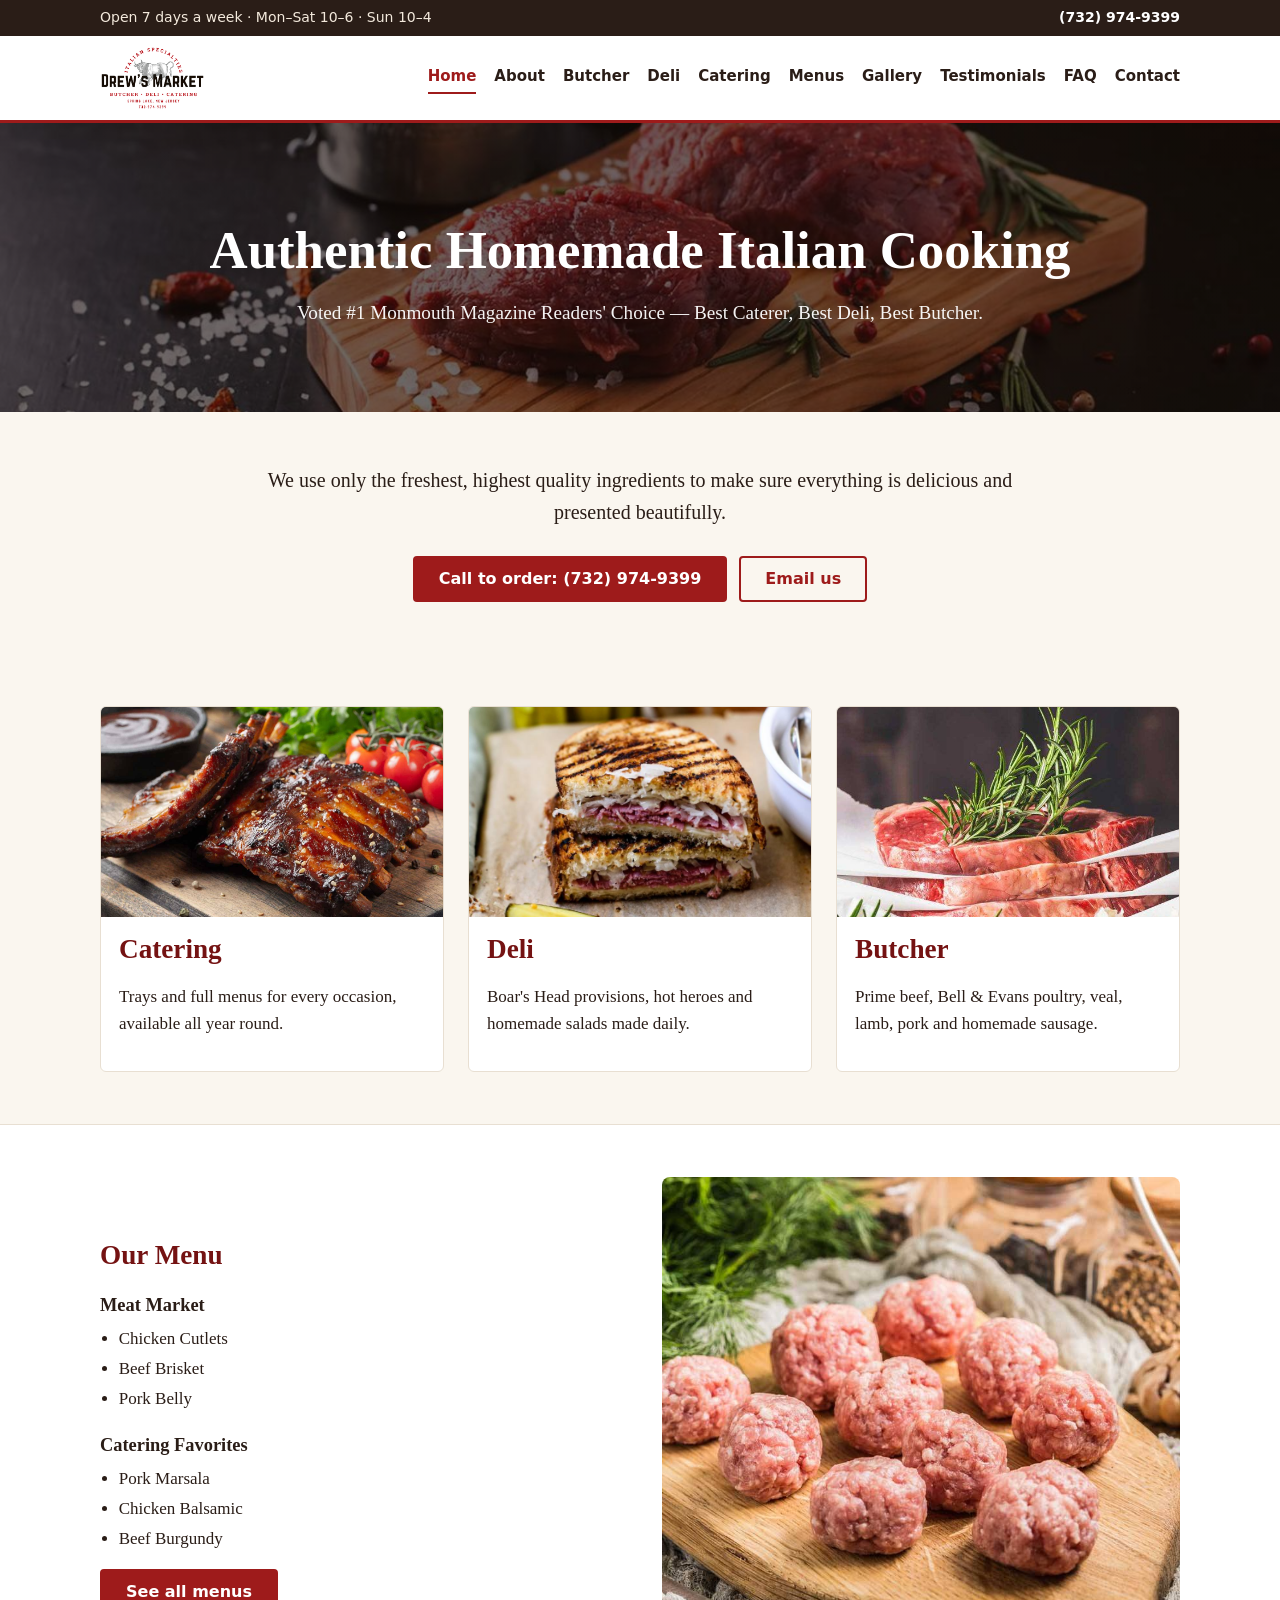
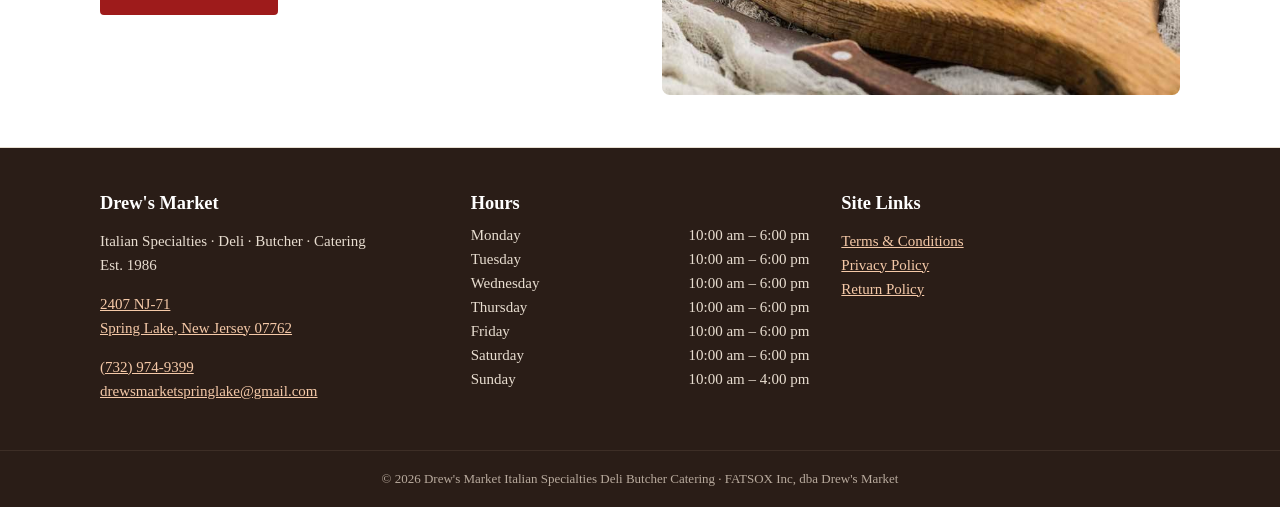
<file: site/index.html>
<!DOCTYPE html>
<html lang="en">
<head>
<meta charset="utf-8">
<meta name="viewport" content="width=device-width, initial-scale=1">
<title>Drew&#x27;s Market – Italian Cooking, Butcher &amp; Catering | Spring Lake, NJ</title>
<meta name="description" content="Authentic homemade Italian cooking, a full-service butcher and catering in Spring Lake, NJ since 1986.">
<link rel="stylesheet" href="style.css">
<script type="application/ld+json">{"@context":"https://schema.org","@type":"Restaurant","name":"Drew's Market","servesCuisine":"Italian","telephone":"+17329749399","email":"drewsmarketspringlake@gmail.com","address":{"@type":"PostalAddress","streetAddress":"2407 NJ-71","addressLocality":"Spring Lake","addressRegion":"NJ","postalCode":"07762","addressCountry":"US"},"openingHours":["Mo-Sa 10:00-18:00","Su 10:00-16:00"]}</script>
</head>
<body>
<div class="topbar"><div class="wrap">
  <span>Open 7 days a week · Mon–Sat 10–6 · Sun 10–4</span>
  <a href="tel:+17329749399">(732) 974-9399</a>
</div></div>
<header class="site-header"><div class="wrap">
  <a class="brand" href="index.html"><img src="images/logo-new.png" alt="Drew&#x27;s Market" loading="lazy"></a>
  <input type="checkbox" id="navtoggle" class="navtoggle" aria-label="Menu">
  <label for="navtoggle" class="burger" aria-hidden="true"><span></span><span></span><span></span></label>
  <nav class="site-nav"><a href="index.html" aria-current="page">Home</a><a href="about.html">About</a><a href="butcher.html">Butcher</a><a href="deli.html">Deli</a><a href="catering.html">Catering</a><a href="menus.html">Menus</a><a href="gallery.html">Gallery</a><a href="testimonials.html">Testimonials</a><a href="faq.html">FAQ</a><a href="contact.html">Contact</a></nav>
</div></header>
<main>
<section class="hero" style="background-image:linear-gradient(rgba(20,12,8,.62),rgba(20,12,8,.62)),url('images/parallax-29.jpg')"><div class="wrap"><h1>Authentic Homemade Italian Cooking</h1><p>Voted #1 Monmouth Magazine Readers' Choice — Best Caterer, Best Deli, Best Butcher.</p></div></section>
<section class="wrap intro">
  <p class="lead">We use only the freshest, highest quality ingredients to make sure everything is delicious and presented beautifully.</p>
  <div class="cta-row"><a class="btn" href="tel:+17329749399">Call to order: (732) 974-9399</a><a class="btn ghost" href="mailto:drewsmarketspringlake@gmail.com">Email us</a></div>
</section>
<section class="wrap cards">
  <a class="card" href="catering.html"><img src="images/image-34.jpg" alt="Barbecue ribs" loading="lazy"><h2>Catering</h2><p>Trays and full menus for every occasion, available all year round.</p></a>
  <a class="card" href="deli.html"><img src="images/grilled-reuben-sandwich.jpg" alt="Grilled Reuben sandwich" loading="lazy"><h2>Deli</h2><p>Boar's Head provisions, hot heroes and homemade salads made daily.</p></a>
  <a class="card" href="butcher.html"><img src="images/product-4.jpg" alt="Fresh cuts of meat" loading="lazy"><h2>Butcher</h2><p>Prime beef, Bell &amp; Evans poultry, veal, lamb, pork and homemade sausage.</p></a>
</section>
<section class="band"><div class="wrap split">
  <div>
    <h2>Our Menu</h2>
    <h3>Meat Market</h3><ul class="list"><li>Chicken Cutlets</li><li>Beef Brisket</li><li>Pork Belly</li></ul>
    <h3>Catering Favorites</h3><ul class="list"><li>Pork Marsala</li><li>Chicken Balsamic</li><li>Beef Burgundy</li></ul>
    <p><a class="btn" href="menus.html">See all menus</a></p>
  </div>
  <div><img src="images/product-2.jpg" alt="Homemade meatballs" loading="lazy" class="rounded"></div>
</div></section>

</main>
<footer class="site-footer"><div class="wrap cols">
  <div>
    <h3>Drew's Market</h3>
    <p>Italian Specialties · Deli · Butcher · Catering<br>Est. 1986</p>
    <p><a href="https://www.google.com/maps/search/?api=1&query=Drew%27s+Market+2407+NJ-71+Spring+Lake+NJ+07762" target="_blank" rel="noopener">2407 NJ-71<br>Spring Lake, New Jersey 07762</a></p>
    <p><a href="tel:+17329749399">(732) 974-9399</a><br><a href="mailto:drewsmarketspringlake@gmail.com">drewsmarketspringlake@gmail.com</a></p>
  </div>
  <div>
    <h3>Hours</h3>
    <ul class="hours"><li><span>Monday</span><span>10:00 am – 6:00 pm</span></li><li><span>Tuesday</span><span>10:00 am – 6:00 pm</span></li><li><span>Wednesday</span><span>10:00 am – 6:00 pm</span></li><li><span>Thursday</span><span>10:00 am – 6:00 pm</span></li><li><span>Friday</span><span>10:00 am – 6:00 pm</span></li><li><span>Saturday</span><span>10:00 am – 6:00 pm</span></li><li><span>Sunday</span><span>10:00 am – 4:00 pm</span></li></ul>
  </div>
  <div>
    <h3>Site Links</h3>
    <p><a href="terms.html">Terms &amp; Conditions</a><br><a href="privacy.html">Privacy Policy</a><br><a href="returns.html">Return Policy</a></p>
  </div>
</div>
<div class="copy">© 2026 Drew's Market Italian Specialties Deli Butcher Catering · FATSOX Inc, dba Drew's Market</div>
</footer>
</body>
</html>
</file>
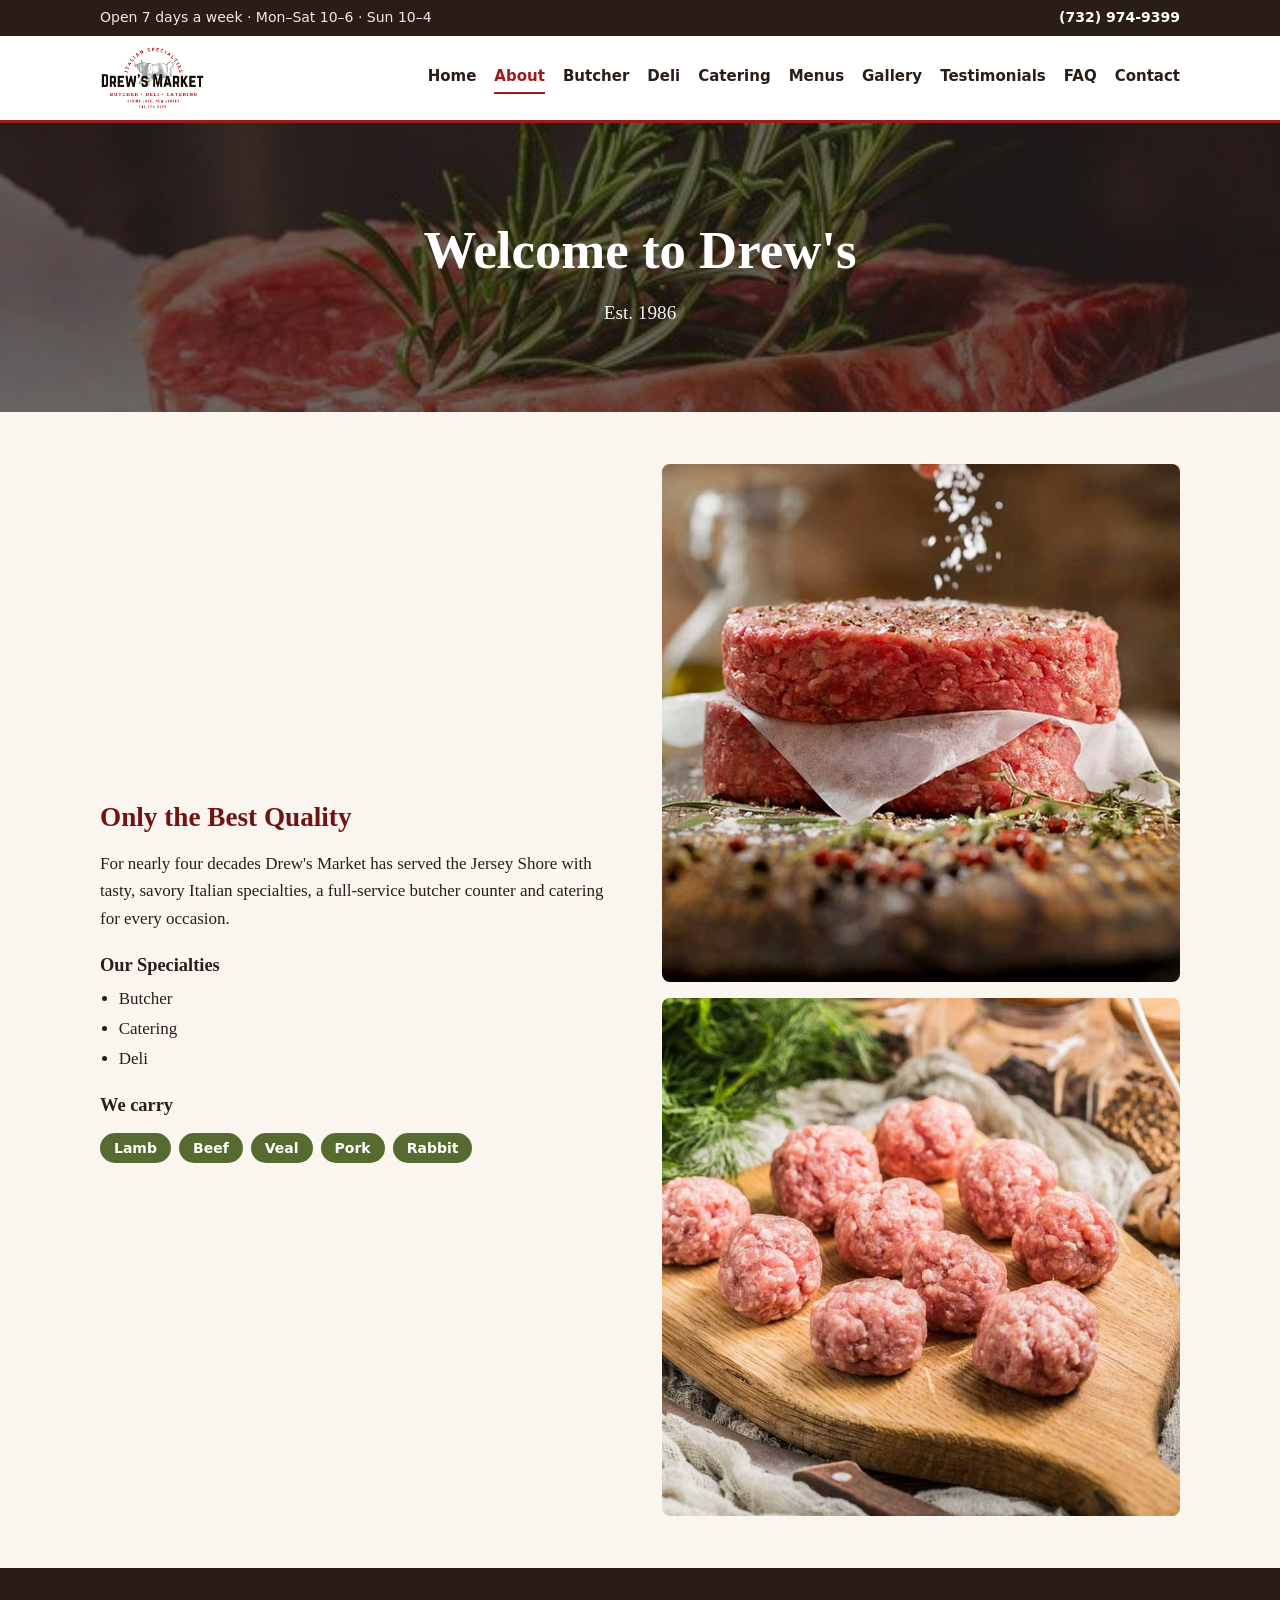
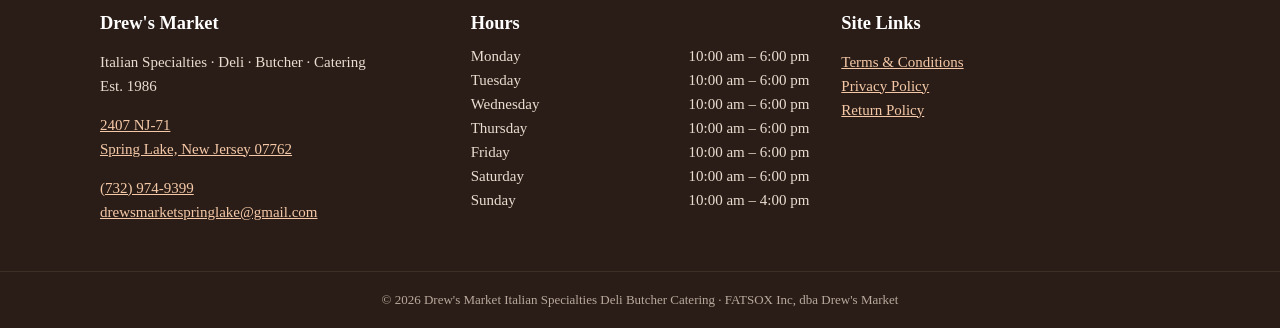
<file: site/about.html>
<!DOCTYPE html>
<html lang="en">
<head>
<meta charset="utf-8">
<meta name="viewport" content="width=device-width, initial-scale=1">
<title>About Us – Drew&#x27;s Market | Est. 1986</title>
<meta name="description" content="Family-run Italian market in Spring Lake, NJ since 1986.">
<link rel="stylesheet" href="style.css">
<script type="application/ld+json">{"@context":"https://schema.org","@type":"Restaurant","name":"Drew's Market","servesCuisine":"Italian","telephone":"+17329749399","email":"drewsmarketspringlake@gmail.com","address":{"@type":"PostalAddress","streetAddress":"2407 NJ-71","addressLocality":"Spring Lake","addressRegion":"NJ","postalCode":"07762","addressCountry":"US"},"openingHours":["Mo-Sa 10:00-18:00","Su 10:00-16:00"]}</script>
</head>
<body>
<div class="topbar"><div class="wrap">
  <span>Open 7 days a week · Mon–Sat 10–6 · Sun 10–4</span>
  <a href="tel:+17329749399">(732) 974-9399</a>
</div></div>
<header class="site-header"><div class="wrap">
  <a class="brand" href="index.html"><img src="images/logo-new.png" alt="Drew&#x27;s Market" loading="lazy"></a>
  <input type="checkbox" id="navtoggle" class="navtoggle" aria-label="Menu">
  <label for="navtoggle" class="burger" aria-hidden="true"><span></span><span></span><span></span></label>
  <nav class="site-nav"><a href="index.html">Home</a><a href="about.html" aria-current="page">About</a><a href="butcher.html">Butcher</a><a href="deli.html">Deli</a><a href="catering.html">Catering</a><a href="menus.html">Menus</a><a href="gallery.html">Gallery</a><a href="testimonials.html">Testimonials</a><a href="faq.html">FAQ</a><a href="contact.html">Contact</a></nav>
</div></header>
<main>
<section class="hero" style="background-image:linear-gradient(rgba(20,12,8,.62),rgba(20,12,8,.62)),url('images/product-4.jpg')"><div class="wrap"><h1>Welcome to Drew's</h1><p>Est. 1986</p></div></section>
<section class="wrap split">
  <div>
    <h2>Only the Best Quality</h2>
    <p>For nearly four decades Drew's Market has served the Jersey Shore with tasty, savory Italian specialties, a full-service butcher counter and catering for every occasion.</p>
    <h3>Our Specialties</h3><ul class="list"><li>Butcher</li><li>Catering</li><li>Deli</li></ul>
    <h3>We carry</h3><ul class="chips"><li>Lamb</li><li>Beef</li><li>Veal</li><li>Pork</li><li>Rabbit</li></ul>
  </div>
  <div class="stack"><img src="images/product-1.jpg" alt="Sirloin burgers" loading="lazy" class="rounded"><img src="images/product-2.jpg" alt="Homemade meatballs" loading="lazy" class="rounded"></div>
</section>

</main>
<footer class="site-footer"><div class="wrap cols">
  <div>
    <h3>Drew's Market</h3>
    <p>Italian Specialties · Deli · Butcher · Catering<br>Est. 1986</p>
    <p><a href="https://www.google.com/maps/search/?api=1&query=Drew%27s+Market+2407+NJ-71+Spring+Lake+NJ+07762" target="_blank" rel="noopener">2407 NJ-71<br>Spring Lake, New Jersey 07762</a></p>
    <p><a href="tel:+17329749399">(732) 974-9399</a><br><a href="mailto:drewsmarketspringlake@gmail.com">drewsmarketspringlake@gmail.com</a></p>
  </div>
  <div>
    <h3>Hours</h3>
    <ul class="hours"><li><span>Monday</span><span>10:00 am – 6:00 pm</span></li><li><span>Tuesday</span><span>10:00 am – 6:00 pm</span></li><li><span>Wednesday</span><span>10:00 am – 6:00 pm</span></li><li><span>Thursday</span><span>10:00 am – 6:00 pm</span></li><li><span>Friday</span><span>10:00 am – 6:00 pm</span></li><li><span>Saturday</span><span>10:00 am – 6:00 pm</span></li><li><span>Sunday</span><span>10:00 am – 4:00 pm</span></li></ul>
  </div>
  <div>
    <h3>Site Links</h3>
    <p><a href="terms.html">Terms &amp; Conditions</a><br><a href="privacy.html">Privacy Policy</a><br><a href="returns.html">Return Policy</a></p>
  </div>
</div>
<div class="copy">© 2026 Drew's Market Italian Specialties Deli Butcher Catering · FATSOX Inc, dba Drew's Market</div>
</footer>
</body>
</html>
</file>
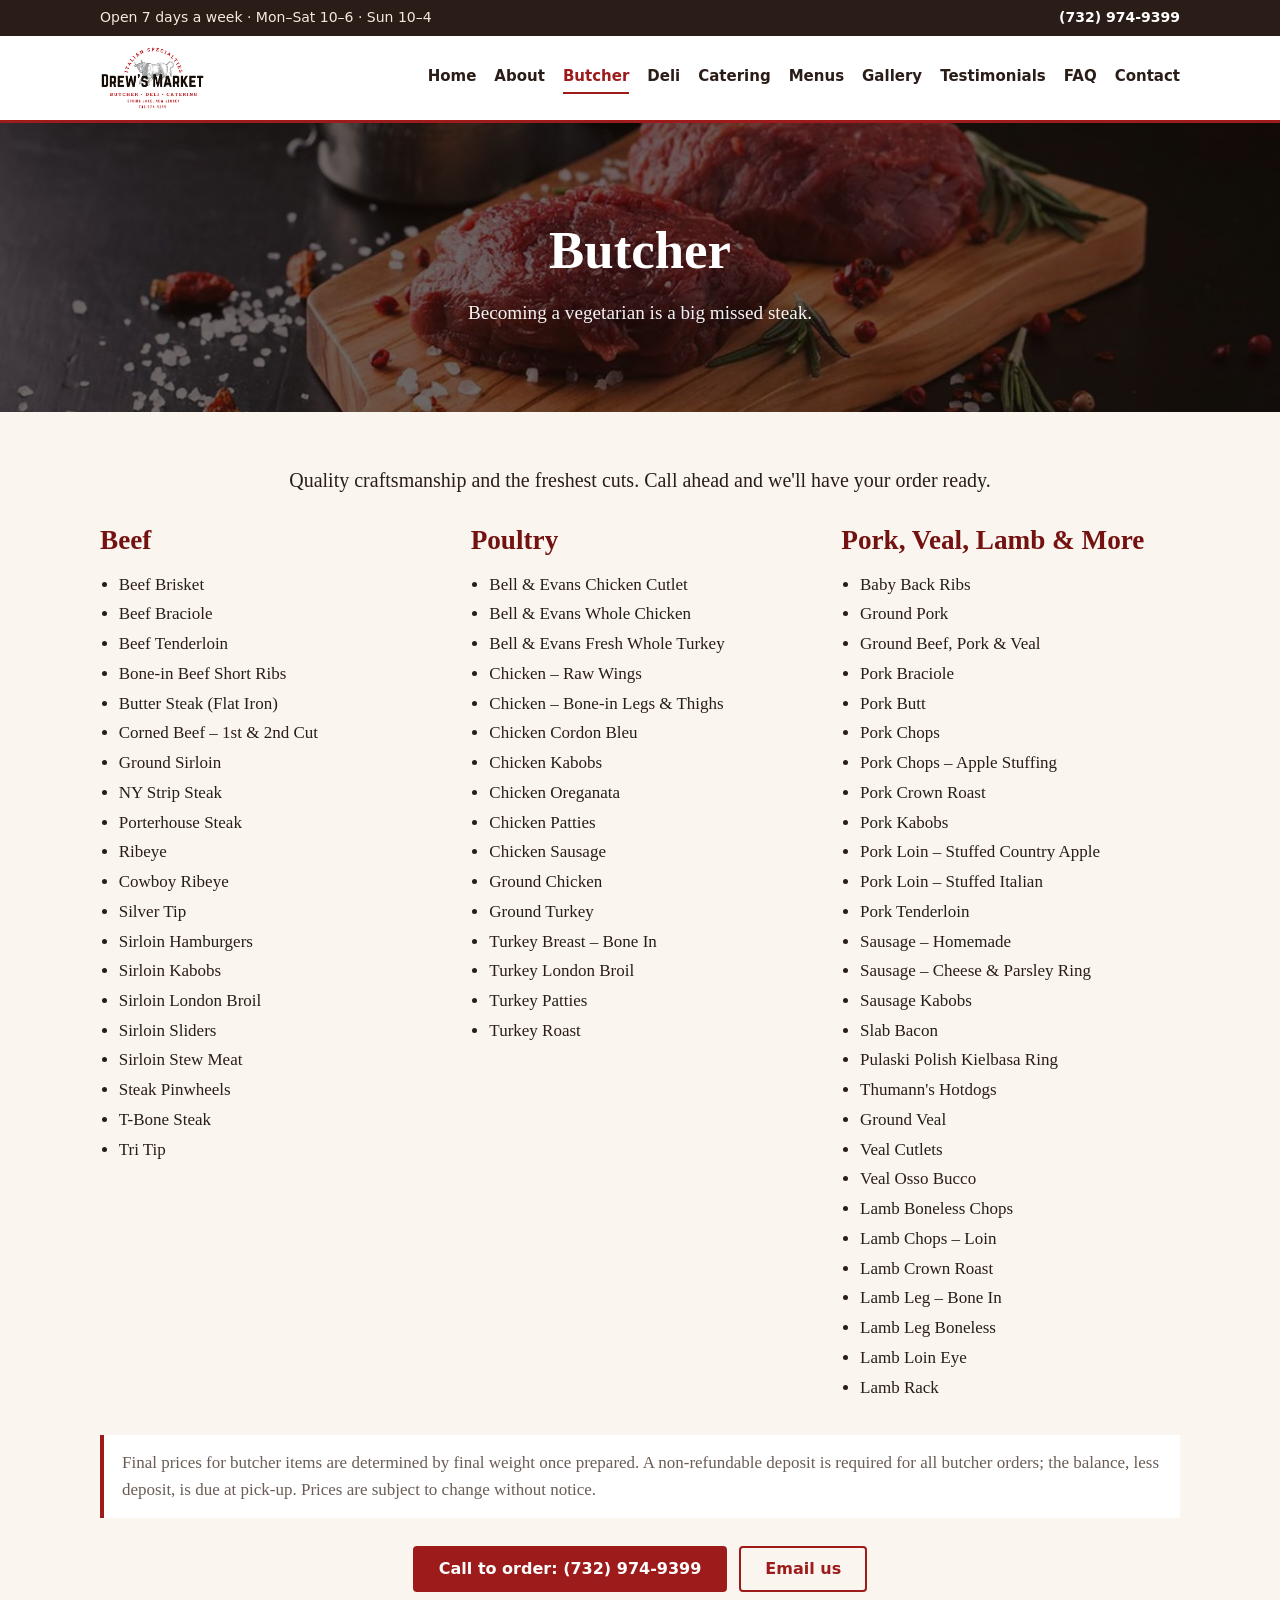
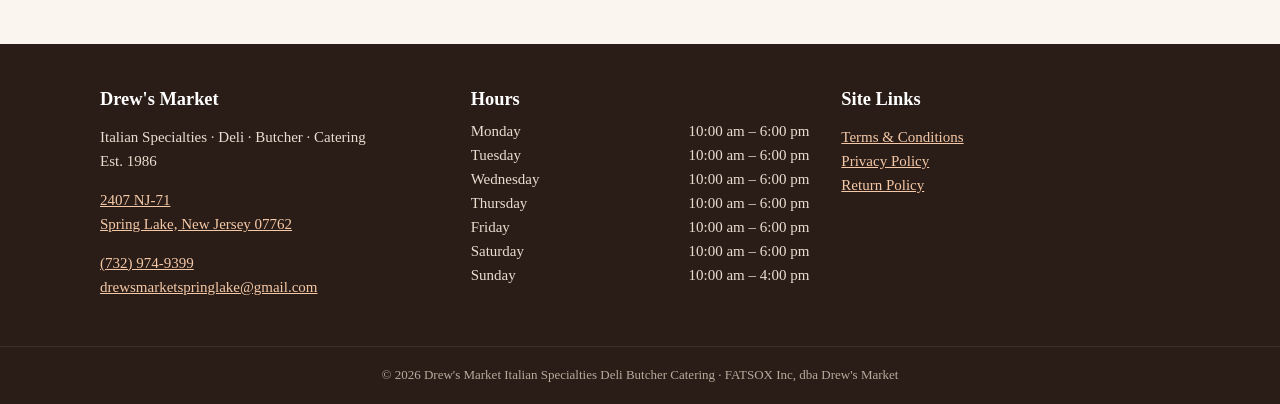
<file: site/butcher.html>
<!DOCTYPE html>
<html lang="en">
<head>
<meta charset="utf-8">
<meta name="viewport" content="width=device-width, initial-scale=1">
<title>Butcher – Drew&#x27;s Market | Fresh Cuts Daily</title>
<meta name="description" content="Prime beef, poultry, pork, veal and lamb cut daily in Spring Lake, NJ.">
<link rel="stylesheet" href="style.css">
<script type="application/ld+json">{"@context":"https://schema.org","@type":"Restaurant","name":"Drew's Market","servesCuisine":"Italian","telephone":"+17329749399","email":"drewsmarketspringlake@gmail.com","address":{"@type":"PostalAddress","streetAddress":"2407 NJ-71","addressLocality":"Spring Lake","addressRegion":"NJ","postalCode":"07762","addressCountry":"US"},"openingHours":["Mo-Sa 10:00-18:00","Su 10:00-16:00"]}</script>
</head>
<body>
<div class="topbar"><div class="wrap">
  <span>Open 7 days a week · Mon–Sat 10–6 · Sun 10–4</span>
  <a href="tel:+17329749399">(732) 974-9399</a>
</div></div>
<header class="site-header"><div class="wrap">
  <a class="brand" href="index.html"><img src="images/logo-new.png" alt="Drew&#x27;s Market" loading="lazy"></a>
  <input type="checkbox" id="navtoggle" class="navtoggle" aria-label="Menu">
  <label for="navtoggle" class="burger" aria-hidden="true"><span></span><span></span><span></span></label>
  <nav class="site-nav"><a href="index.html">Home</a><a href="about.html">About</a><a href="butcher.html" aria-current="page">Butcher</a><a href="deli.html">Deli</a><a href="catering.html">Catering</a><a href="menus.html">Menus</a><a href="gallery.html">Gallery</a><a href="testimonials.html">Testimonials</a><a href="faq.html">FAQ</a><a href="contact.html">Contact</a></nav>
</div></header>
<main>
<section class="hero" style="background-image:linear-gradient(rgba(20,12,8,.62),rgba(20,12,8,.62)),url('images/parallax-29.jpg')"><div class="wrap"><h1>Butcher</h1><p>Becoming a vegetarian is a big missed steak.</p></div></section>
<section class="wrap">
  <p class="lead">Quality craftsmanship and the freshest cuts. Call ahead and we'll have your order ready.</p>
  <div class="cols3">
    <div><h2>Beef</h2><ul class="list"><li>Beef Brisket</li><li>Beef Braciole</li><li>Beef Tenderloin</li><li>Bone-in Beef Short Ribs</li><li>Butter Steak (Flat Iron)</li><li>Corned Beef – 1st &amp; 2nd Cut</li><li>Ground Sirloin</li><li>NY Strip Steak</li><li>Porterhouse Steak</li><li>Ribeye</li><li>Cowboy Ribeye</li><li>Silver Tip</li><li>Sirloin Hamburgers</li><li>Sirloin Kabobs</li><li>Sirloin London Broil</li><li>Sirloin Sliders</li><li>Sirloin Stew Meat</li><li>Steak Pinwheels</li><li>T-Bone Steak</li><li>Tri Tip</li></ul></div>
    <div><h2>Poultry</h2><ul class="list"><li>Bell &amp; Evans Chicken Cutlet</li><li>Bell &amp; Evans Whole Chicken</li><li>Bell &amp; Evans Fresh Whole Turkey</li><li>Chicken – Raw Wings</li><li>Chicken – Bone-in Legs &amp; Thighs</li><li>Chicken Cordon Bleu</li><li>Chicken Kabobs</li><li>Chicken Oreganata</li><li>Chicken Patties</li><li>Chicken Sausage</li><li>Ground Chicken</li><li>Ground Turkey</li><li>Turkey Breast – Bone In</li><li>Turkey London Broil</li><li>Turkey Patties</li><li>Turkey Roast</li></ul></div>
    <div><h2>Pork, Veal, Lamb &amp; More</h2><ul class="list"><li>Baby Back Ribs</li><li>Ground Pork</li><li>Ground Beef, Pork &amp; Veal</li><li>Pork Braciole</li><li>Pork Butt</li><li>Pork Chops</li><li>Pork Chops – Apple Stuffing</li><li>Pork Crown Roast</li><li>Pork Kabobs</li><li>Pork Loin – Stuffed Country Apple</li><li>Pork Loin – Stuffed Italian</li><li>Pork Tenderloin</li><li>Sausage – Homemade</li><li>Sausage – Cheese &amp; Parsley Ring</li><li>Sausage Kabobs</li><li>Slab Bacon</li><li>Pulaski Polish Kielbasa Ring</li><li>Thumann&#x27;s Hotdogs</li><li>Ground Veal</li><li>Veal Cutlets</li><li>Veal Osso Bucco</li><li>Lamb Boneless Chops</li><li>Lamb Chops – Loin</li><li>Lamb Crown Roast</li><li>Lamb Leg – Bone In</li><li>Lamb Leg Boneless</li><li>Lamb Loin Eye</li><li>Lamb Rack</li></ul></div>
  </div>
  <p class="note">Final prices for butcher items are determined by final weight once prepared. A non-refundable deposit is required for all butcher orders; the balance, less deposit, is due at pick-up. Prices are subject to change without notice.</p>
  <div class="cta-row"><a class="btn" href="tel:+17329749399">Call to order: (732) 974-9399</a><a class="btn ghost" href="mailto:drewsmarketspringlake@gmail.com">Email us</a></div>
</section>

</main>
<footer class="site-footer"><div class="wrap cols">
  <div>
    <h3>Drew's Market</h3>
    <p>Italian Specialties · Deli · Butcher · Catering<br>Est. 1986</p>
    <p><a href="https://www.google.com/maps/search/?api=1&query=Drew%27s+Market+2407+NJ-71+Spring+Lake+NJ+07762" target="_blank" rel="noopener">2407 NJ-71<br>Spring Lake, New Jersey 07762</a></p>
    <p><a href="tel:+17329749399">(732) 974-9399</a><br><a href="mailto:drewsmarketspringlake@gmail.com">drewsmarketspringlake@gmail.com</a></p>
  </div>
  <div>
    <h3>Hours</h3>
    <ul class="hours"><li><span>Monday</span><span>10:00 am – 6:00 pm</span></li><li><span>Tuesday</span><span>10:00 am – 6:00 pm</span></li><li><span>Wednesday</span><span>10:00 am – 6:00 pm</span></li><li><span>Thursday</span><span>10:00 am – 6:00 pm</span></li><li><span>Friday</span><span>10:00 am – 6:00 pm</span></li><li><span>Saturday</span><span>10:00 am – 6:00 pm</span></li><li><span>Sunday</span><span>10:00 am – 4:00 pm</span></li></ul>
  </div>
  <div>
    <h3>Site Links</h3>
    <p><a href="terms.html">Terms &amp; Conditions</a><br><a href="privacy.html">Privacy Policy</a><br><a href="returns.html">Return Policy</a></p>
  </div>
</div>
<div class="copy">© 2026 Drew's Market Italian Specialties Deli Butcher Catering · FATSOX Inc, dba Drew's Market</div>
</footer>
</body>
</html>
</file>
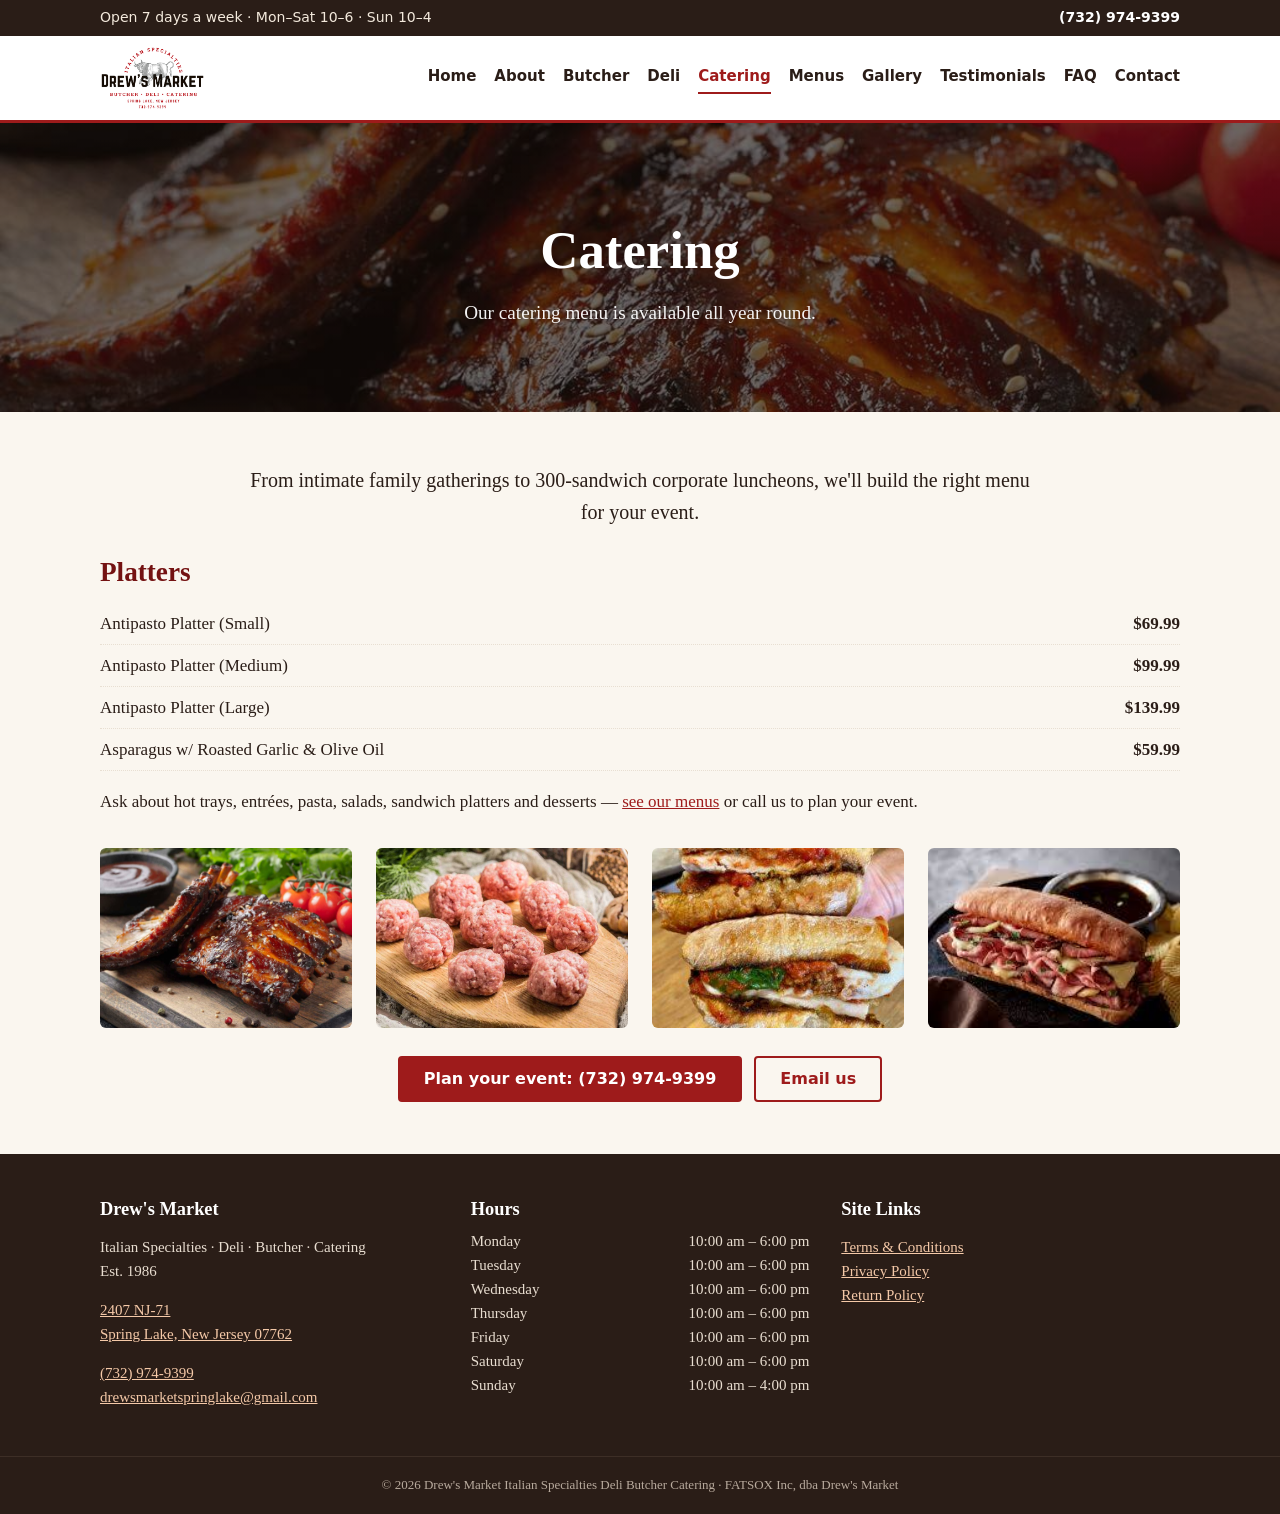
<file: site/catering.html>
<!DOCTYPE html>
<html lang="en">
<head>
<meta charset="utf-8">
<meta name="viewport" content="width=device-width, initial-scale=1">
<title>Catering – Drew&#x27;s Market | Custom Menus for Every Occasion</title>
<meta name="description" content="Italian catering for parties, showers, graduations, funerals and corporate events.">
<link rel="stylesheet" href="style.css">
<script type="application/ld+json">{"@context":"https://schema.org","@type":"Restaurant","name":"Drew's Market","servesCuisine":"Italian","telephone":"+17329749399","email":"drewsmarketspringlake@gmail.com","address":{"@type":"PostalAddress","streetAddress":"2407 NJ-71","addressLocality":"Spring Lake","addressRegion":"NJ","postalCode":"07762","addressCountry":"US"},"openingHours":["Mo-Sa 10:00-18:00","Su 10:00-16:00"]}</script>
</head>
<body>
<div class="topbar"><div class="wrap">
  <span>Open 7 days a week · Mon–Sat 10–6 · Sun 10–4</span>
  <a href="tel:+17329749399">(732) 974-9399</a>
</div></div>
<header class="site-header"><div class="wrap">
  <a class="brand" href="index.html"><img src="images/logo-new.png" alt="Drew&#x27;s Market" loading="lazy"></a>
  <input type="checkbox" id="navtoggle" class="navtoggle" aria-label="Menu">
  <label for="navtoggle" class="burger" aria-hidden="true"><span></span><span></span><span></span></label>
  <nav class="site-nav"><a href="index.html">Home</a><a href="about.html">About</a><a href="butcher.html">Butcher</a><a href="deli.html">Deli</a><a href="catering.html" aria-current="page">Catering</a><a href="menus.html">Menus</a><a href="gallery.html">Gallery</a><a href="testimonials.html">Testimonials</a><a href="faq.html">FAQ</a><a href="contact.html">Contact</a></nav>
</div></header>
<main>
<section class="hero" style="background-image:linear-gradient(rgba(20,12,8,.62),rgba(20,12,8,.62)),url('images/image-34.jpg')"><div class="wrap"><h1>Catering</h1><p>Our catering menu is available all year round.</p></div></section>
<section class="wrap">
  <p class="lead">From intimate family gatherings to 300-sandwich corporate luncheons, we'll build the right menu for your event.</p>
  <h2>Platters</h2>
  <ul class="price">
    <li><span>Antipasto Platter (Small)</span><span>$69.99</span></li>
    <li><span>Antipasto Platter (Medium)</span><span>$99.99</span></li>
    <li><span>Antipasto Platter (Large)</span><span>$139.99</span></li>
    <li><span>Asparagus w/ Roasted Garlic &amp; Olive Oil</span><span>$59.99</span></li>
  </ul>
  <p>Ask about hot trays, entrées, pasta, salads, sandwich platters and desserts — <a href="menus.html">see our menus</a> or call us to plan your event.</p>
  <div class="cards small"><img src="images/image-34.jpg" alt="Barbecue ribs" loading="lazy"><img src="images/product-2.jpg" alt="Homemade meatballs" loading="lazy"><img src="images/Hot-Hero-Chicken-Parmigiana-300x300.jpeg" alt="Chicken Parm hero" loading="lazy"><img src="images/Boars-Head-Roast-Beef.jpg" alt="Boar&#x27;s Head roast beef" loading="lazy"></div>
  <div class="cta-row"><a class="btn" href="tel:+17329749399">Plan your event: (732) 974-9399</a><a class="btn ghost" href="mailto:drewsmarketspringlake@gmail.com">Email us</a></div>
</section>

</main>
<footer class="site-footer"><div class="wrap cols">
  <div>
    <h3>Drew's Market</h3>
    <p>Italian Specialties · Deli · Butcher · Catering<br>Est. 1986</p>
    <p><a href="https://www.google.com/maps/search/?api=1&query=Drew%27s+Market+2407+NJ-71+Spring+Lake+NJ+07762" target="_blank" rel="noopener">2407 NJ-71<br>Spring Lake, New Jersey 07762</a></p>
    <p><a href="tel:+17329749399">(732) 974-9399</a><br><a href="mailto:drewsmarketspringlake@gmail.com">drewsmarketspringlake@gmail.com</a></p>
  </div>
  <div>
    <h3>Hours</h3>
    <ul class="hours"><li><span>Monday</span><span>10:00 am – 6:00 pm</span></li><li><span>Tuesday</span><span>10:00 am – 6:00 pm</span></li><li><span>Wednesday</span><span>10:00 am – 6:00 pm</span></li><li><span>Thursday</span><span>10:00 am – 6:00 pm</span></li><li><span>Friday</span><span>10:00 am – 6:00 pm</span></li><li><span>Saturday</span><span>10:00 am – 6:00 pm</span></li><li><span>Sunday</span><span>10:00 am – 4:00 pm</span></li></ul>
  </div>
  <div>
    <h3>Site Links</h3>
    <p><a href="terms.html">Terms &amp; Conditions</a><br><a href="privacy.html">Privacy Policy</a><br><a href="returns.html">Return Policy</a></p>
  </div>
</div>
<div class="copy">© 2026 Drew's Market Italian Specialties Deli Butcher Catering · FATSOX Inc, dba Drew's Market</div>
</footer>
</body>
</html>
</file>
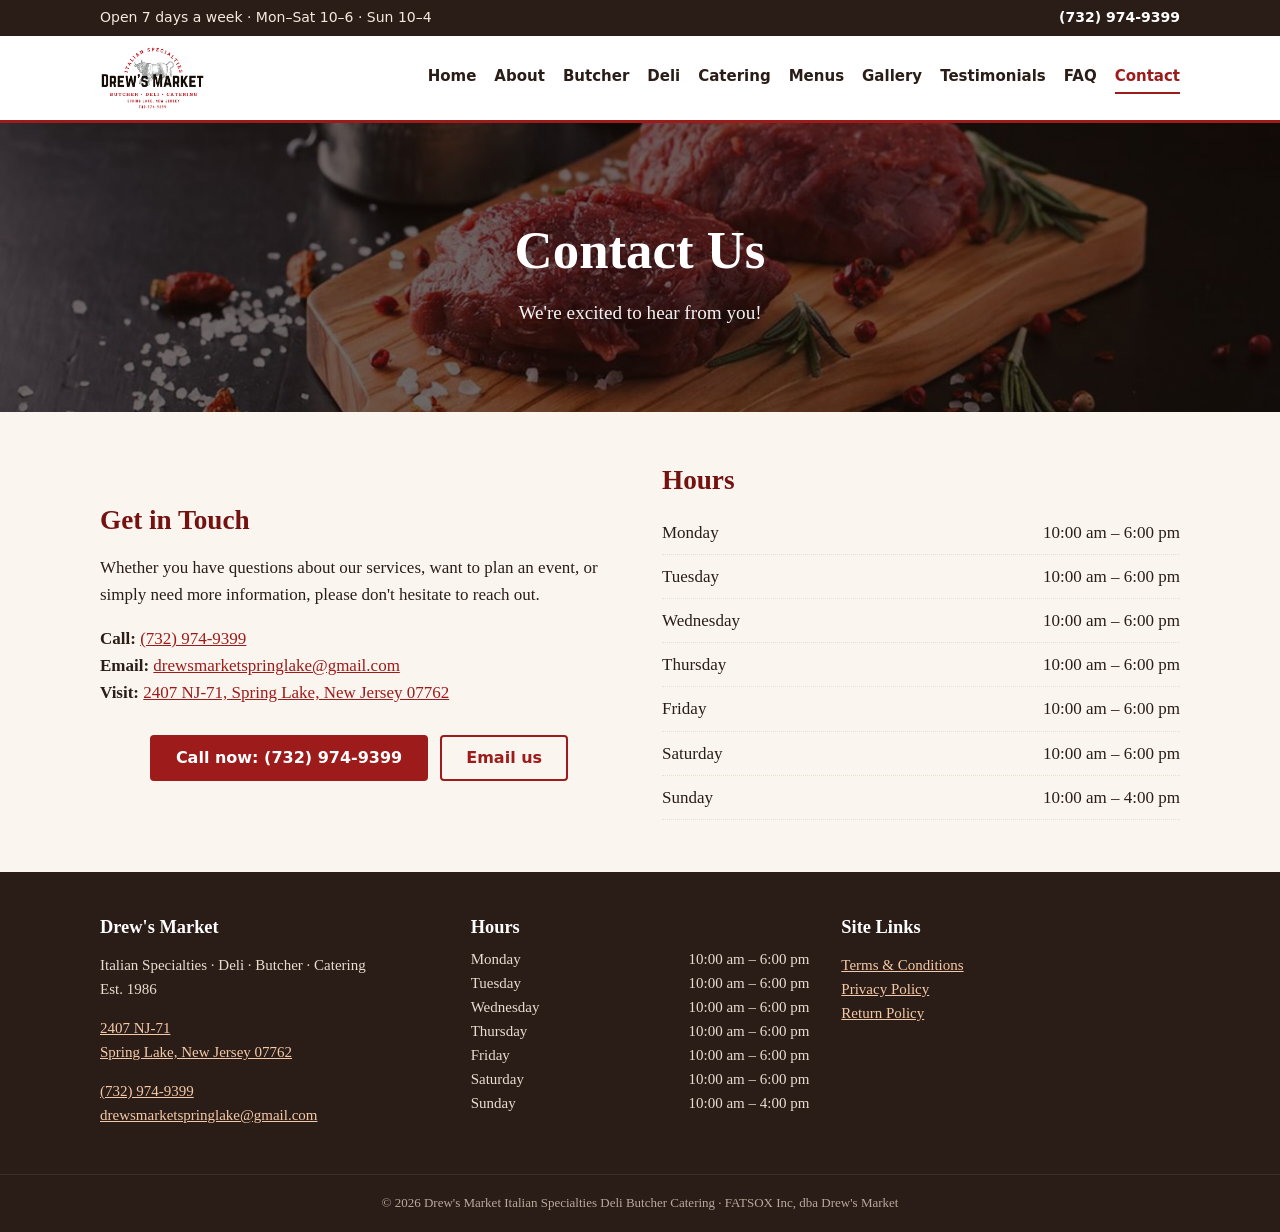
<file: site/contact.html>
<!DOCTYPE html>
<html lang="en">
<head>
<meta charset="utf-8">
<meta name="viewport" content="width=device-width, initial-scale=1">
<title>Contact – Drew&#x27;s Market | Spring Lake, NJ</title>
<meta name="description" content="Call, email or visit Drew&#x27;s Market at 2407 NJ-71, Spring Lake, NJ.">
<link rel="stylesheet" href="style.css">
<script type="application/ld+json">{"@context":"https://schema.org","@type":"Restaurant","name":"Drew's Market","servesCuisine":"Italian","telephone":"+17329749399","email":"drewsmarketspringlake@gmail.com","address":{"@type":"PostalAddress","streetAddress":"2407 NJ-71","addressLocality":"Spring Lake","addressRegion":"NJ","postalCode":"07762","addressCountry":"US"},"openingHours":["Mo-Sa 10:00-18:00","Su 10:00-16:00"]}</script>
</head>
<body>
<div class="topbar"><div class="wrap">
  <span>Open 7 days a week · Mon–Sat 10–6 · Sun 10–4</span>
  <a href="tel:+17329749399">(732) 974-9399</a>
</div></div>
<header class="site-header"><div class="wrap">
  <a class="brand" href="index.html"><img src="images/logo-new.png" alt="Drew&#x27;s Market" loading="lazy"></a>
  <input type="checkbox" id="navtoggle" class="navtoggle" aria-label="Menu">
  <label for="navtoggle" class="burger" aria-hidden="true"><span></span><span></span><span></span></label>
  <nav class="site-nav"><a href="index.html">Home</a><a href="about.html">About</a><a href="butcher.html">Butcher</a><a href="deli.html">Deli</a><a href="catering.html">Catering</a><a href="menus.html">Menus</a><a href="gallery.html">Gallery</a><a href="testimonials.html">Testimonials</a><a href="faq.html">FAQ</a><a href="contact.html" aria-current="page">Contact</a></nav>
</div></header>
<main>
<section class="hero" style="background-image:linear-gradient(rgba(20,12,8,.62),rgba(20,12,8,.62)),url('images/parallax-29.jpg')"><div class="wrap"><h1>Contact Us</h1><p>We're excited to hear from you!</p></div></section>
<section class="wrap split">
  <div>
    <h2>Get in Touch</h2>
    <p>Whether you have questions about our services, want to plan an event, or simply need more information, please don't hesitate to reach out.</p>
    <p><strong>Call:</strong> <a href="tel:+17329749399">(732) 974-9399</a><br>
       <strong>Email:</strong> <a href="mailto:drewsmarketspringlake@gmail.com">drewsmarketspringlake@gmail.com</a><br>
       <strong>Visit:</strong> <a href="https://www.google.com/maps/search/?api=1&query=Drew%27s+Market+2407+NJ-71+Spring+Lake+NJ+07762" target="_blank" rel="noopener">2407 NJ-71, Spring Lake, New Jersey 07762</a></p>
    <div class="cta-row"><a class="btn" href="tel:+17329749399">Call now: (732) 974-9399</a><a class="btn ghost" href="mailto:drewsmarketspringlake@gmail.com">Email us</a></div>
  </div>
  <div><h2>Hours</h2><ul class="hours big"><li><span>Monday</span><span>10:00 am – 6:00 pm</span></li><li><span>Tuesday</span><span>10:00 am – 6:00 pm</span></li><li><span>Wednesday</span><span>10:00 am – 6:00 pm</span></li><li><span>Thursday</span><span>10:00 am – 6:00 pm</span></li><li><span>Friday</span><span>10:00 am – 6:00 pm</span></li><li><span>Saturday</span><span>10:00 am – 6:00 pm</span></li><li><span>Sunday</span><span>10:00 am – 4:00 pm</span></li></ul></div>
</section>

</main>
<footer class="site-footer"><div class="wrap cols">
  <div>
    <h3>Drew's Market</h3>
    <p>Italian Specialties · Deli · Butcher · Catering<br>Est. 1986</p>
    <p><a href="https://www.google.com/maps/search/?api=1&query=Drew%27s+Market+2407+NJ-71+Spring+Lake+NJ+07762" target="_blank" rel="noopener">2407 NJ-71<br>Spring Lake, New Jersey 07762</a></p>
    <p><a href="tel:+17329749399">(732) 974-9399</a><br><a href="mailto:drewsmarketspringlake@gmail.com">drewsmarketspringlake@gmail.com</a></p>
  </div>
  <div>
    <h3>Hours</h3>
    <ul class="hours"><li><span>Monday</span><span>10:00 am – 6:00 pm</span></li><li><span>Tuesday</span><span>10:00 am – 6:00 pm</span></li><li><span>Wednesday</span><span>10:00 am – 6:00 pm</span></li><li><span>Thursday</span><span>10:00 am – 6:00 pm</span></li><li><span>Friday</span><span>10:00 am – 6:00 pm</span></li><li><span>Saturday</span><span>10:00 am – 6:00 pm</span></li><li><span>Sunday</span><span>10:00 am – 4:00 pm</span></li></ul>
  </div>
  <div>
    <h3>Site Links</h3>
    <p><a href="terms.html">Terms &amp; Conditions</a><br><a href="privacy.html">Privacy Policy</a><br><a href="returns.html">Return Policy</a></p>
  </div>
</div>
<div class="copy">© 2026 Drew's Market Italian Specialties Deli Butcher Catering · FATSOX Inc, dba Drew's Market</div>
</footer>
</body>
</html>
</file>
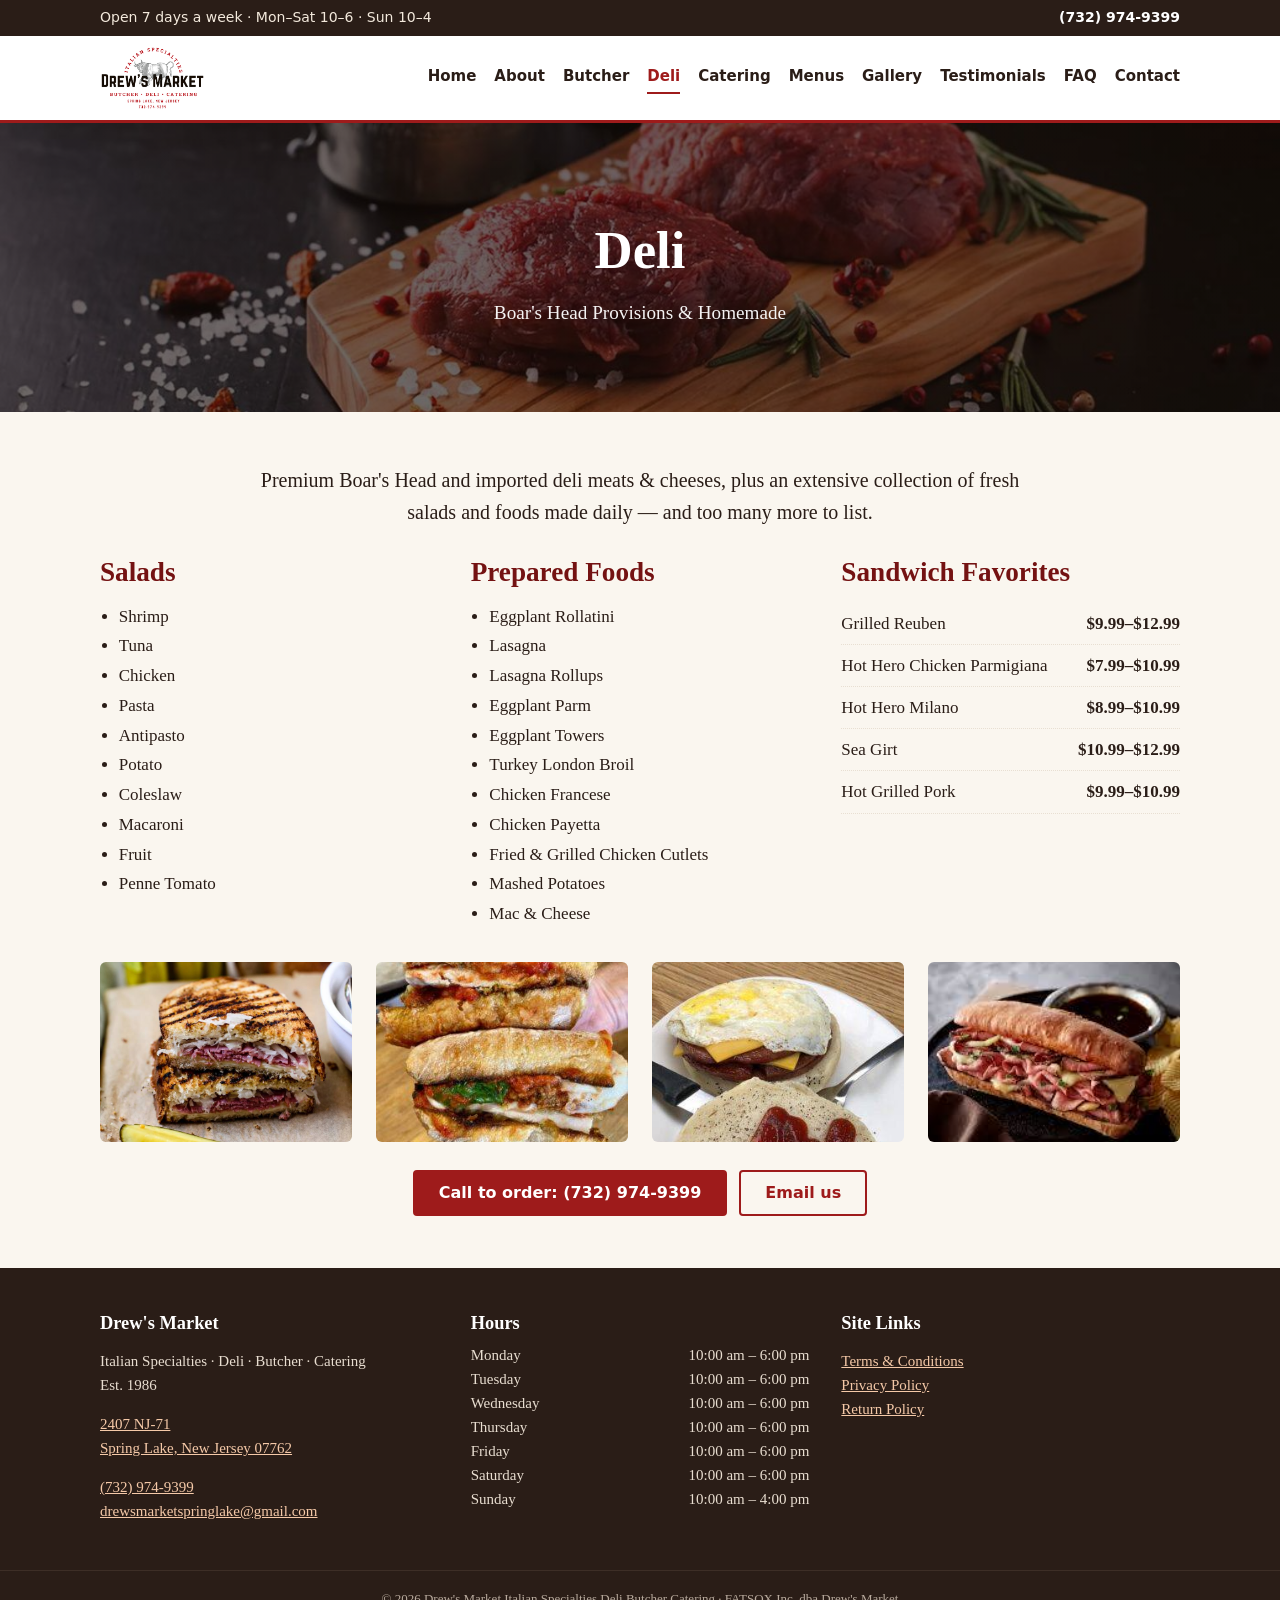
<file: site/deli.html>
<!DOCTYPE html>
<html lang="en">
<head>
<meta charset="utf-8">
<meta name="viewport" content="width=device-width, initial-scale=1">
<title>Deli – Drew&#x27;s Market | Boar&#x27;s Head &amp; Homemade</title>
<meta name="description" content="Boar&#x27;s Head and imported meats and cheeses, hot heroes and homemade salads made daily.">
<link rel="stylesheet" href="style.css">
<script type="application/ld+json">{"@context":"https://schema.org","@type":"Restaurant","name":"Drew's Market","servesCuisine":"Italian","telephone":"+17329749399","email":"drewsmarketspringlake@gmail.com","address":{"@type":"PostalAddress","streetAddress":"2407 NJ-71","addressLocality":"Spring Lake","addressRegion":"NJ","postalCode":"07762","addressCountry":"US"},"openingHours":["Mo-Sa 10:00-18:00","Su 10:00-16:00"]}</script>
</head>
<body>
<div class="topbar"><div class="wrap">
  <span>Open 7 days a week · Mon–Sat 10–6 · Sun 10–4</span>
  <a href="tel:+17329749399">(732) 974-9399</a>
</div></div>
<header class="site-header"><div class="wrap">
  <a class="brand" href="index.html"><img src="images/logo-new.png" alt="Drew&#x27;s Market" loading="lazy"></a>
  <input type="checkbox" id="navtoggle" class="navtoggle" aria-label="Menu">
  <label for="navtoggle" class="burger" aria-hidden="true"><span></span><span></span><span></span></label>
  <nav class="site-nav"><a href="index.html">Home</a><a href="about.html">About</a><a href="butcher.html">Butcher</a><a href="deli.html" aria-current="page">Deli</a><a href="catering.html">Catering</a><a href="menus.html">Menus</a><a href="gallery.html">Gallery</a><a href="testimonials.html">Testimonials</a><a href="faq.html">FAQ</a><a href="contact.html">Contact</a></nav>
</div></header>
<main>
<section class="hero" style="background-image:linear-gradient(rgba(20,12,8,.62),rgba(20,12,8,.62)),url('images/parallax-29.jpg')"><div class="wrap"><h1>Deli</h1><p>Boar's Head Provisions &amp; Homemade</p></div></section>
<section class="wrap">
  <p class="lead">Premium Boar's Head and imported deli meats &amp; cheeses, plus an extensive collection of fresh salads and foods made daily — and too many more to list.</p>
  <div class="cols3">
    <div><h2>Salads</h2><ul class="list"><li>Shrimp</li><li>Tuna</li><li>Chicken</li><li>Pasta</li><li>Antipasto</li><li>Potato</li><li>Coleslaw</li><li>Macaroni</li><li>Fruit</li><li>Penne Tomato</li></ul></div>
    <div><h2>Prepared Foods</h2><ul class="list"><li>Eggplant Rollatini</li><li>Lasagna</li><li>Lasagna Rollups</li><li>Eggplant Parm</li><li>Eggplant Towers</li><li>Turkey London Broil</li><li>Chicken Francese</li><li>Chicken Payetta</li><li>Fried &amp; Grilled Chicken Cutlets</li><li>Mashed Potatoes</li><li>Mac &amp; Cheese</li></ul></div>
    <div><h2>Sandwich Favorites</h2>
      <ul class="price"><li><span>Grilled Reuben</span><span>$9.99–$12.99</span></li>
      <li><span>Hot Hero Chicken Parmigiana</span><span>$7.99–$10.99</span></li>
      <li><span>Hot Hero Milano</span><span>$8.99–$10.99</span></li>
      <li><span>Sea Girt</span><span>$10.99–$12.99</span></li>
      <li><span>Hot Grilled Pork</span><span>$9.99–$10.99</span></li></ul>
    </div>
  </div>
  <div class="cards small"><img src="images/grilled-reuben-sandwich.jpg" alt="Grilled Reuben" loading="lazy"><img src="images/Hot-Hero-Chicken-Parmigiana-300x300.jpeg" alt="Chicken Parm hero" loading="lazy"><img src="images/sea-girt-300x300.jpg" alt="Sea Girt sandwich" loading="lazy"><img src="images/Boars-Head-Roast-Beef.jpg" alt="Boar&#x27;s Head roast beef" loading="lazy"></div>
  <div class="cta-row"><a class="btn" href="tel:+17329749399">Call to order: (732) 974-9399</a><a class="btn ghost" href="mailto:drewsmarketspringlake@gmail.com">Email us</a></div>
</section>

</main>
<footer class="site-footer"><div class="wrap cols">
  <div>
    <h3>Drew's Market</h3>
    <p>Italian Specialties · Deli · Butcher · Catering<br>Est. 1986</p>
    <p><a href="https://www.google.com/maps/search/?api=1&query=Drew%27s+Market+2407+NJ-71+Spring+Lake+NJ+07762" target="_blank" rel="noopener">2407 NJ-71<br>Spring Lake, New Jersey 07762</a></p>
    <p><a href="tel:+17329749399">(732) 974-9399</a><br><a href="mailto:drewsmarketspringlake@gmail.com">drewsmarketspringlake@gmail.com</a></p>
  </div>
  <div>
    <h3>Hours</h3>
    <ul class="hours"><li><span>Monday</span><span>10:00 am – 6:00 pm</span></li><li><span>Tuesday</span><span>10:00 am – 6:00 pm</span></li><li><span>Wednesday</span><span>10:00 am – 6:00 pm</span></li><li><span>Thursday</span><span>10:00 am – 6:00 pm</span></li><li><span>Friday</span><span>10:00 am – 6:00 pm</span></li><li><span>Saturday</span><span>10:00 am – 6:00 pm</span></li><li><span>Sunday</span><span>10:00 am – 4:00 pm</span></li></ul>
  </div>
  <div>
    <h3>Site Links</h3>
    <p><a href="terms.html">Terms &amp; Conditions</a><br><a href="privacy.html">Privacy Policy</a><br><a href="returns.html">Return Policy</a></p>
  </div>
</div>
<div class="copy">© 2026 Drew's Market Italian Specialties Deli Butcher Catering · FATSOX Inc, dba Drew's Market</div>
</footer>
</body>
</html>
</file>
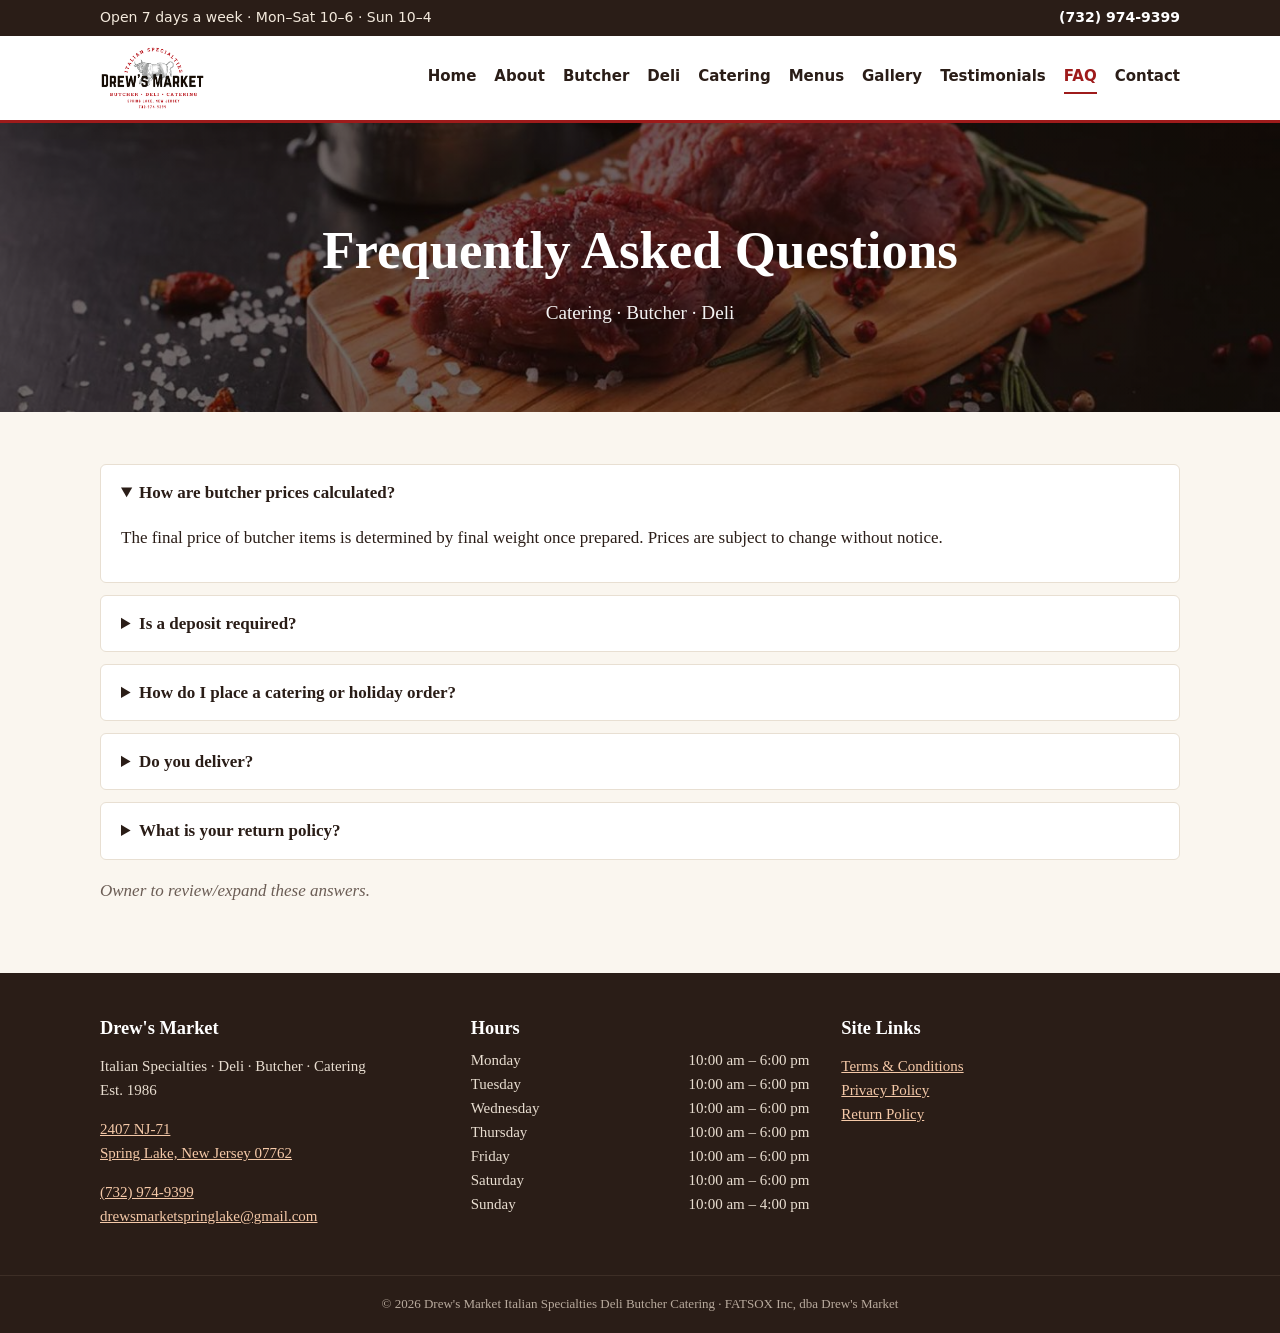
<file: site/faq.html>
<!DOCTYPE html>
<html lang="en">
<head>
<meta charset="utf-8">
<meta name="viewport" content="width=device-width, initial-scale=1">
<title>FAQ – Drew&#x27;s Market | Catering, Butcher &amp; Deli</title>
<meta name="description" content="Answers to common questions about Drew&#x27;s Market catering, butcher and deli orders.">
<link rel="stylesheet" href="style.css">
<script type="application/ld+json">{"@context":"https://schema.org","@type":"Restaurant","name":"Drew's Market","servesCuisine":"Italian","telephone":"+17329749399","email":"drewsmarketspringlake@gmail.com","address":{"@type":"PostalAddress","streetAddress":"2407 NJ-71","addressLocality":"Spring Lake","addressRegion":"NJ","postalCode":"07762","addressCountry":"US"},"openingHours":["Mo-Sa 10:00-18:00","Su 10:00-16:00"]}</script>
</head>
<body>
<div class="topbar"><div class="wrap">
  <span>Open 7 days a week · Mon–Sat 10–6 · Sun 10–4</span>
  <a href="tel:+17329749399">(732) 974-9399</a>
</div></div>
<header class="site-header"><div class="wrap">
  <a class="brand" href="index.html"><img src="images/logo-new.png" alt="Drew&#x27;s Market" loading="lazy"></a>
  <input type="checkbox" id="navtoggle" class="navtoggle" aria-label="Menu">
  <label for="navtoggle" class="burger" aria-hidden="true"><span></span><span></span><span></span></label>
  <nav class="site-nav"><a href="index.html">Home</a><a href="about.html">About</a><a href="butcher.html">Butcher</a><a href="deli.html">Deli</a><a href="catering.html">Catering</a><a href="menus.html">Menus</a><a href="gallery.html">Gallery</a><a href="testimonials.html">Testimonials</a><a href="faq.html" aria-current="page">FAQ</a><a href="contact.html">Contact</a></nav>
</div></header>
<main>
<section class="hero" style="background-image:linear-gradient(rgba(20,12,8,.62),rgba(20,12,8,.62)),url('images/parallax-29.jpg')"><div class="wrap"><h1>Frequently Asked Questions</h1><p>Catering · Butcher · Deli</p></div></section>
<section class="wrap faq">
  <details open><summary>How are butcher prices calculated?</summary><p>The final price of butcher items is determined by final weight once prepared. Prices are subject to change without notice.</p></details>
  <details><summary>Is a deposit required?</summary><p>Yes — a non-refundable deposit is required for all butcher orders. The final balance, less deposits, is paid at pick-up.</p></details>
  <details><summary>How do I place a catering or holiday order?</summary><p>Call us at <a href="tel:+17329749399">(732) 974-9399</a> or email <a href="mailto:drewsmarketspringlake@gmail.com">drewsmarketspringlake@gmail.com</a>. Holiday orders fill up quickly, so order early.</p></details>
  <details><summary>Do you deliver?</summary><p>Please call to discuss delivery for your event.</p></details>
  <details><summary>What is your return policy?</summary><p>All sales are final. If you have any issue, contact us right away — as a family-run business we'll do our best to work something out. <a href="returns.html">Read more</a>.</p></details>
  <p class="todo">Owner to review/expand these answers.</p>
</section>

</main>
<footer class="site-footer"><div class="wrap cols">
  <div>
    <h3>Drew's Market</h3>
    <p>Italian Specialties · Deli · Butcher · Catering<br>Est. 1986</p>
    <p><a href="https://www.google.com/maps/search/?api=1&query=Drew%27s+Market+2407+NJ-71+Spring+Lake+NJ+07762" target="_blank" rel="noopener">2407 NJ-71<br>Spring Lake, New Jersey 07762</a></p>
    <p><a href="tel:+17329749399">(732) 974-9399</a><br><a href="mailto:drewsmarketspringlake@gmail.com">drewsmarketspringlake@gmail.com</a></p>
  </div>
  <div>
    <h3>Hours</h3>
    <ul class="hours"><li><span>Monday</span><span>10:00 am – 6:00 pm</span></li><li><span>Tuesday</span><span>10:00 am – 6:00 pm</span></li><li><span>Wednesday</span><span>10:00 am – 6:00 pm</span></li><li><span>Thursday</span><span>10:00 am – 6:00 pm</span></li><li><span>Friday</span><span>10:00 am – 6:00 pm</span></li><li><span>Saturday</span><span>10:00 am – 6:00 pm</span></li><li><span>Sunday</span><span>10:00 am – 4:00 pm</span></li></ul>
  </div>
  <div>
    <h3>Site Links</h3>
    <p><a href="terms.html">Terms &amp; Conditions</a><br><a href="privacy.html">Privacy Policy</a><br><a href="returns.html">Return Policy</a></p>
  </div>
</div>
<div class="copy">© 2026 Drew's Market Italian Specialties Deli Butcher Catering · FATSOX Inc, dba Drew's Market</div>
</footer>
</body>
</html>
</file>
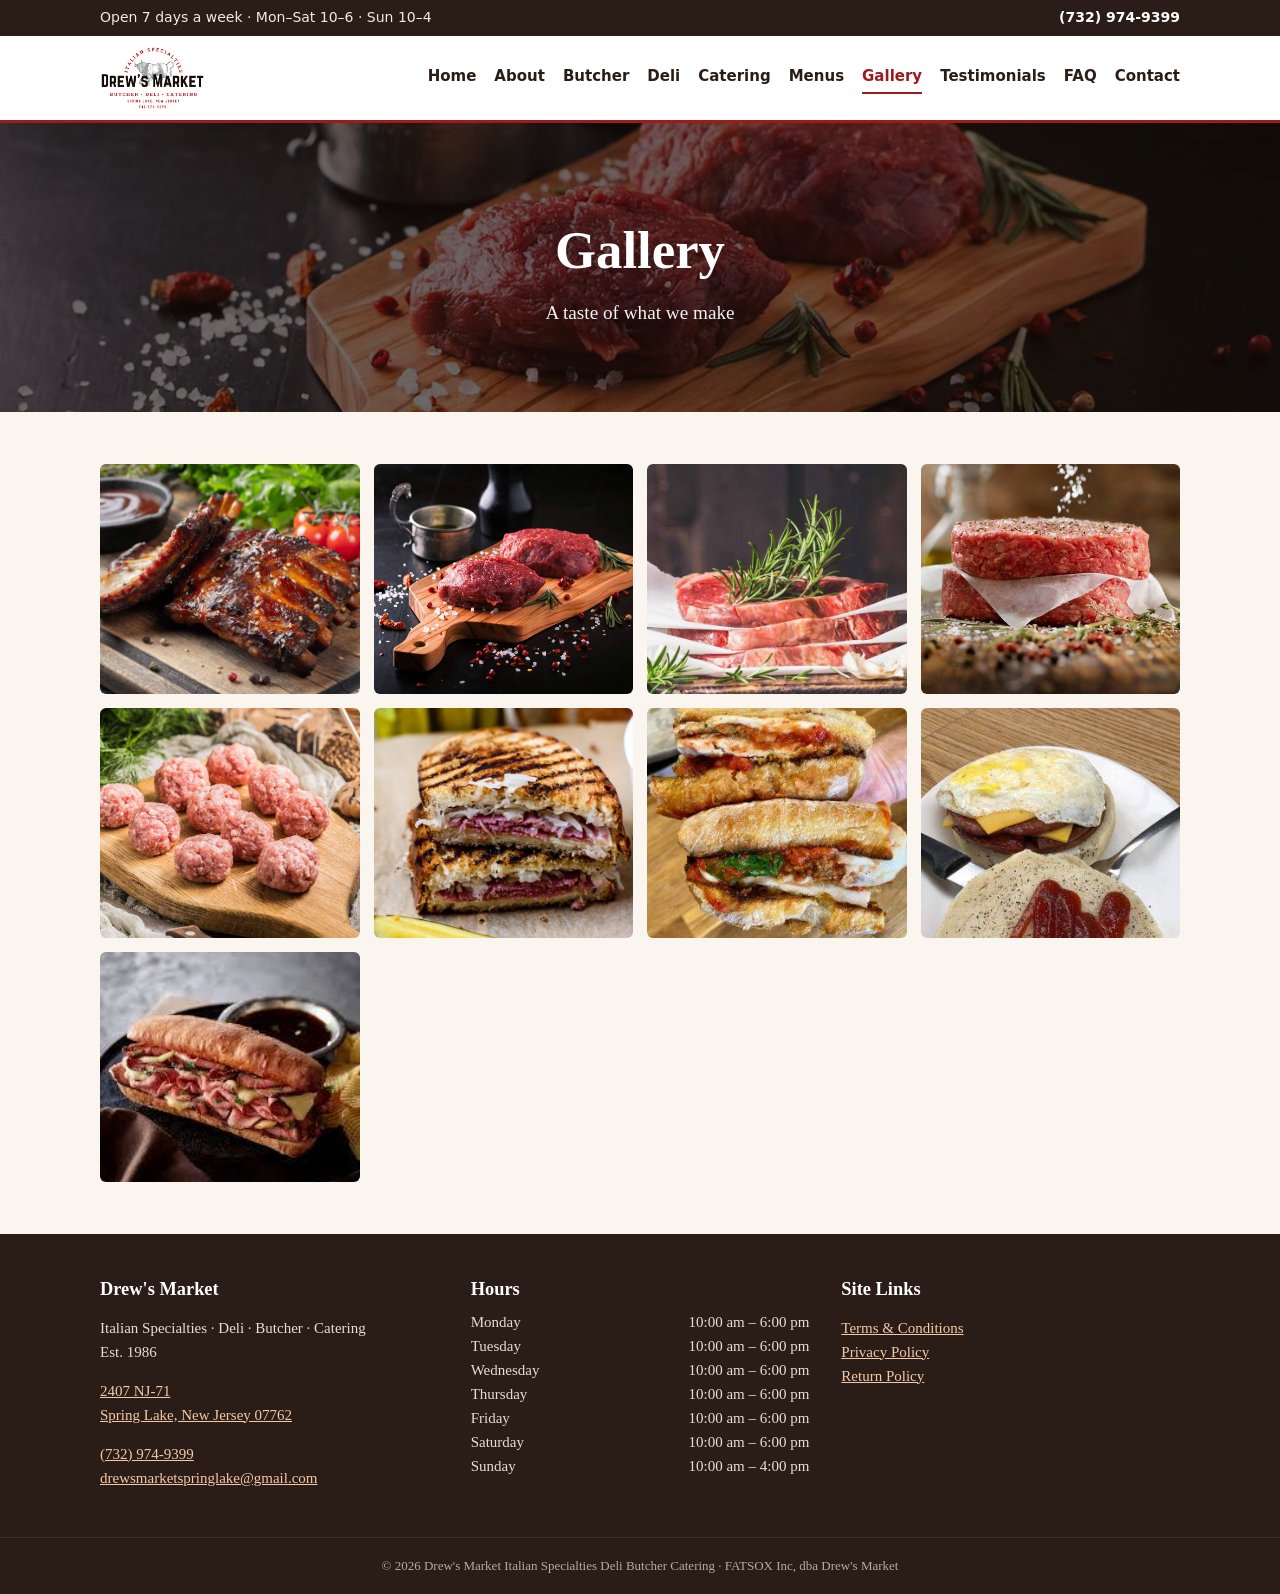
<file: site/gallery.html>
<!DOCTYPE html>
<html lang="en">
<head>
<meta charset="utf-8">
<meta name="viewport" content="width=device-width, initial-scale=1">
<title>Gallery – Drew&#x27;s Market</title>
<meta name="description" content="Photos of Drew&#x27;s Market catering, deli and butcher.">
<link rel="stylesheet" href="style.css">
<script type="application/ld+json">{"@context":"https://schema.org","@type":"Restaurant","name":"Drew's Market","servesCuisine":"Italian","telephone":"+17329749399","email":"drewsmarketspringlake@gmail.com","address":{"@type":"PostalAddress","streetAddress":"2407 NJ-71","addressLocality":"Spring Lake","addressRegion":"NJ","postalCode":"07762","addressCountry":"US"},"openingHours":["Mo-Sa 10:00-18:00","Su 10:00-16:00"]}</script>
</head>
<body>
<div class="topbar"><div class="wrap">
  <span>Open 7 days a week · Mon–Sat 10–6 · Sun 10–4</span>
  <a href="tel:+17329749399">(732) 974-9399</a>
</div></div>
<header class="site-header"><div class="wrap">
  <a class="brand" href="index.html"><img src="images/logo-new.png" alt="Drew&#x27;s Market" loading="lazy"></a>
  <input type="checkbox" id="navtoggle" class="navtoggle" aria-label="Menu">
  <label for="navtoggle" class="burger" aria-hidden="true"><span></span><span></span><span></span></label>
  <nav class="site-nav"><a href="index.html">Home</a><a href="about.html">About</a><a href="butcher.html">Butcher</a><a href="deli.html">Deli</a><a href="catering.html">Catering</a><a href="menus.html">Menus</a><a href="gallery.html" aria-current="page">Gallery</a><a href="testimonials.html">Testimonials</a><a href="faq.html">FAQ</a><a href="contact.html">Contact</a></nav>
</div></header>
<main>
<section class="hero" style="background-image:linear-gradient(rgba(20,12,8,.62),rgba(20,12,8,.62)),url('images/parallax-29.jpg')"><div class="wrap"><h1>Gallery</h1><p>A taste of what we make</p></div></section><section class="wrap"><div class="gallery"><img src="images/image-34.jpg" alt="Barbecue ribs" loading="lazy"><img src="images/parallax-29.jpg" alt="Fresh steak" loading="lazy"><img src="images/product-4.jpg" alt="Prime cuts" loading="lazy"><img src="images/product-1.jpg" alt="Sirloin burgers" loading="lazy"><img src="images/product-2.jpg" alt="Homemade meatballs" loading="lazy"><img src="images/grilled-reuben-sandwich.jpg" alt="Grilled Reuben" loading="lazy"><img src="images/Hot-Hero-Chicken-Parmigiana-300x300.jpeg" alt="Chicken Parm hero" loading="lazy"><img src="images/sea-girt-300x300.jpg" alt="Sea Girt sandwich" loading="lazy"><img src="images/Boars-Head-Roast-Beef.jpg" alt="Boar&#x27;s Head roast beef" loading="lazy"></div></section>
</main>
<footer class="site-footer"><div class="wrap cols">
  <div>
    <h3>Drew's Market</h3>
    <p>Italian Specialties · Deli · Butcher · Catering<br>Est. 1986</p>
    <p><a href="https://www.google.com/maps/search/?api=1&query=Drew%27s+Market+2407+NJ-71+Spring+Lake+NJ+07762" target="_blank" rel="noopener">2407 NJ-71<br>Spring Lake, New Jersey 07762</a></p>
    <p><a href="tel:+17329749399">(732) 974-9399</a><br><a href="mailto:drewsmarketspringlake@gmail.com">drewsmarketspringlake@gmail.com</a></p>
  </div>
  <div>
    <h3>Hours</h3>
    <ul class="hours"><li><span>Monday</span><span>10:00 am – 6:00 pm</span></li><li><span>Tuesday</span><span>10:00 am – 6:00 pm</span></li><li><span>Wednesday</span><span>10:00 am – 6:00 pm</span></li><li><span>Thursday</span><span>10:00 am – 6:00 pm</span></li><li><span>Friday</span><span>10:00 am – 6:00 pm</span></li><li><span>Saturday</span><span>10:00 am – 6:00 pm</span></li><li><span>Sunday</span><span>10:00 am – 4:00 pm</span></li></ul>
  </div>
  <div>
    <h3>Site Links</h3>
    <p><a href="terms.html">Terms &amp; Conditions</a><br><a href="privacy.html">Privacy Policy</a><br><a href="returns.html">Return Policy</a></p>
  </div>
</div>
<div class="copy">© 2026 Drew's Market Italian Specialties Deli Butcher Catering · FATSOX Inc, dba Drew's Market</div>
</footer>
</body>
</html>
</file>
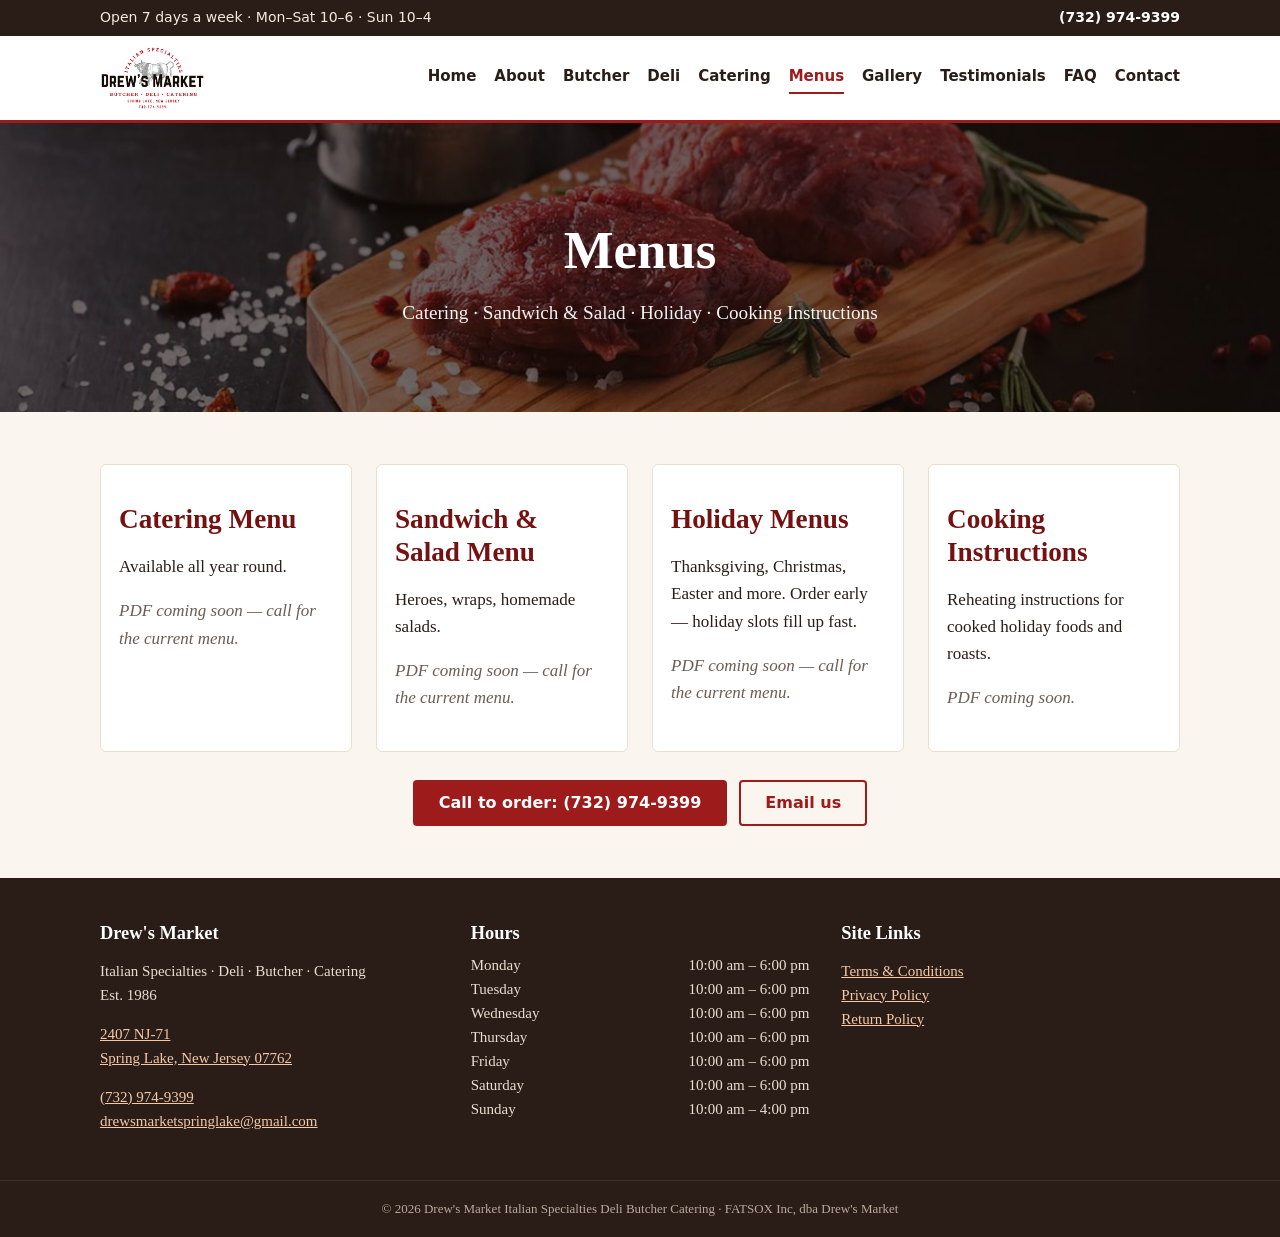
<file: site/menus.html>
<!DOCTYPE html>
<html lang="en">
<head>
<meta charset="utf-8">
<meta name="viewport" content="width=device-width, initial-scale=1">
<title>Menus – Drew&#x27;s Market | Catering, Sandwich &amp; Holiday Menus</title>
<meta name="description" content="Download Drew&#x27;s Market catering, sandwich &amp; salad, holiday menus and cooking instructions.">
<link rel="stylesheet" href="style.css">
<script type="application/ld+json">{"@context":"https://schema.org","@type":"Restaurant","name":"Drew's Market","servesCuisine":"Italian","telephone":"+17329749399","email":"drewsmarketspringlake@gmail.com","address":{"@type":"PostalAddress","streetAddress":"2407 NJ-71","addressLocality":"Spring Lake","addressRegion":"NJ","postalCode":"07762","addressCountry":"US"},"openingHours":["Mo-Sa 10:00-18:00","Su 10:00-16:00"]}</script>
</head>
<body>
<div class="topbar"><div class="wrap">
  <span>Open 7 days a week · Mon–Sat 10–6 · Sun 10–4</span>
  <a href="tel:+17329749399">(732) 974-9399</a>
</div></div>
<header class="site-header"><div class="wrap">
  <a class="brand" href="index.html"><img src="images/logo-new.png" alt="Drew&#x27;s Market" loading="lazy"></a>
  <input type="checkbox" id="navtoggle" class="navtoggle" aria-label="Menu">
  <label for="navtoggle" class="burger" aria-hidden="true"><span></span><span></span><span></span></label>
  <nav class="site-nav"><a href="index.html">Home</a><a href="about.html">About</a><a href="butcher.html">Butcher</a><a href="deli.html">Deli</a><a href="catering.html">Catering</a><a href="menus.html" aria-current="page">Menus</a><a href="gallery.html">Gallery</a><a href="testimonials.html">Testimonials</a><a href="faq.html">FAQ</a><a href="contact.html">Contact</a></nav>
</div></header>
<main>
<section class="hero" style="background-image:linear-gradient(rgba(20,12,8,.62),rgba(20,12,8,.62)),url('images/parallax-29.jpg')"><div class="wrap"><h1>Menus</h1><p>Catering · Sandwich &amp; Salad · Holiday · Cooking Instructions</p></div></section>
<section class="wrap">
  <div class="cards">
    <div class="card"><h2>Catering Menu</h2><p>Available all year round.</p><p class="todo">PDF coming soon — call for the current menu.</p></div>
    <div class="card"><h2>Sandwich &amp; Salad Menu</h2><p>Heroes, wraps, homemade salads.</p><p class="todo">PDF coming soon — call for the current menu.</p></div>
    <div class="card"><h2>Holiday Menus</h2><p>Thanksgiving, Christmas, Easter and more. Order early — holiday slots fill up fast.</p><p class="todo">PDF coming soon — call for the current menu.</p></div>
    <div class="card"><h2>Cooking Instructions</h2><p>Reheating instructions for cooked holiday foods and roasts.</p><p class="todo">PDF coming soon.</p></div>
  </div>
  <div class="cta-row"><a class="btn" href="tel:+17329749399">Call to order: (732) 974-9399</a><a class="btn ghost" href="mailto:drewsmarketspringlake@gmail.com">Email us</a></div>
</section>

</main>
<footer class="site-footer"><div class="wrap cols">
  <div>
    <h3>Drew's Market</h3>
    <p>Italian Specialties · Deli · Butcher · Catering<br>Est. 1986</p>
    <p><a href="https://www.google.com/maps/search/?api=1&query=Drew%27s+Market+2407+NJ-71+Spring+Lake+NJ+07762" target="_blank" rel="noopener">2407 NJ-71<br>Spring Lake, New Jersey 07762</a></p>
    <p><a href="tel:+17329749399">(732) 974-9399</a><br><a href="mailto:drewsmarketspringlake@gmail.com">drewsmarketspringlake@gmail.com</a></p>
  </div>
  <div>
    <h3>Hours</h3>
    <ul class="hours"><li><span>Monday</span><span>10:00 am – 6:00 pm</span></li><li><span>Tuesday</span><span>10:00 am – 6:00 pm</span></li><li><span>Wednesday</span><span>10:00 am – 6:00 pm</span></li><li><span>Thursday</span><span>10:00 am – 6:00 pm</span></li><li><span>Friday</span><span>10:00 am – 6:00 pm</span></li><li><span>Saturday</span><span>10:00 am – 6:00 pm</span></li><li><span>Sunday</span><span>10:00 am – 4:00 pm</span></li></ul>
  </div>
  <div>
    <h3>Site Links</h3>
    <p><a href="terms.html">Terms &amp; Conditions</a><br><a href="privacy.html">Privacy Policy</a><br><a href="returns.html">Return Policy</a></p>
  </div>
</div>
<div class="copy">© 2026 Drew's Market Italian Specialties Deli Butcher Catering · FATSOX Inc, dba Drew's Market</div>
</footer>
</body>
</html>
</file>
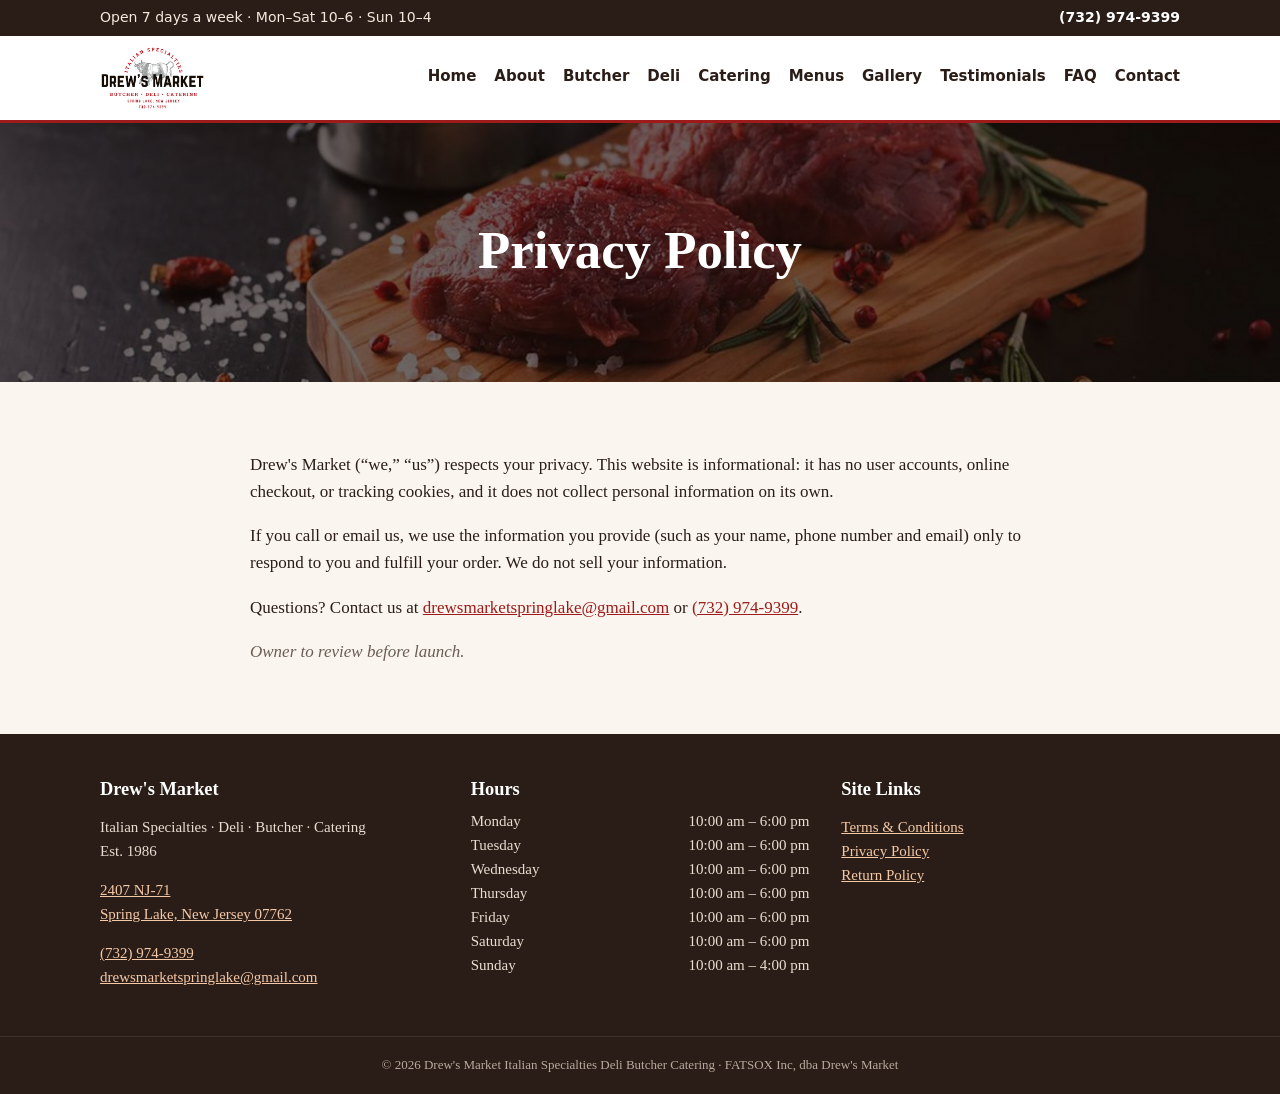
<file: site/privacy.html>
<!DOCTYPE html>
<html lang="en">
<head>
<meta charset="utf-8">
<meta name="viewport" content="width=device-width, initial-scale=1">
<title>Privacy Policy – Drew&#x27;s Market</title>
<meta name="description" content="Drew&#x27;s Market website privacy policy.">
<link rel="stylesheet" href="style.css">
<script type="application/ld+json">{"@context":"https://schema.org","@type":"Restaurant","name":"Drew's Market","servesCuisine":"Italian","telephone":"+17329749399","email":"drewsmarketspringlake@gmail.com","address":{"@type":"PostalAddress","streetAddress":"2407 NJ-71","addressLocality":"Spring Lake","addressRegion":"NJ","postalCode":"07762","addressCountry":"US"},"openingHours":["Mo-Sa 10:00-18:00","Su 10:00-16:00"]}</script>
</head>
<body>
<div class="topbar"><div class="wrap">
  <span>Open 7 days a week · Mon–Sat 10–6 · Sun 10–4</span>
  <a href="tel:+17329749399">(732) 974-9399</a>
</div></div>
<header class="site-header"><div class="wrap">
  <a class="brand" href="index.html"><img src="images/logo-new.png" alt="Drew&#x27;s Market" loading="lazy"></a>
  <input type="checkbox" id="navtoggle" class="navtoggle" aria-label="Menu">
  <label for="navtoggle" class="burger" aria-hidden="true"><span></span><span></span><span></span></label>
  <nav class="site-nav"><a href="index.html">Home</a><a href="about.html">About</a><a href="butcher.html">Butcher</a><a href="deli.html">Deli</a><a href="catering.html">Catering</a><a href="menus.html">Menus</a><a href="gallery.html">Gallery</a><a href="testimonials.html">Testimonials</a><a href="faq.html">FAQ</a><a href="contact.html">Contact</a></nav>
</div></header>
<main>
<section class="hero" style="background-image:linear-gradient(rgba(20,12,8,.62),rgba(20,12,8,.62)),url('images/parallax-29.jpg')"><div class="wrap"><h1>Privacy Policy</h1><p></p></div></section>
<section class="wrap prose">
<p>Drew's Market (“we,” “us”) respects your privacy. This website is informational: it has no user accounts, online checkout, or tracking cookies, and it does not collect personal information on its own.</p>
<p>If you call or email us, we use the information you provide (such as your name, phone number and email) only to respond to you and fulfill your order. We do not sell your information.</p>
<p>Questions? Contact us at <a href="mailto:drewsmarketspringlake@gmail.com">drewsmarketspringlake@gmail.com</a> or <a href="tel:+17329749399">(732) 974-9399</a>.</p>
<p class="todo">Owner to review before launch.</p>
</section>
</main>
<footer class="site-footer"><div class="wrap cols">
  <div>
    <h3>Drew's Market</h3>
    <p>Italian Specialties · Deli · Butcher · Catering<br>Est. 1986</p>
    <p><a href="https://www.google.com/maps/search/?api=1&query=Drew%27s+Market+2407+NJ-71+Spring+Lake+NJ+07762" target="_blank" rel="noopener">2407 NJ-71<br>Spring Lake, New Jersey 07762</a></p>
    <p><a href="tel:+17329749399">(732) 974-9399</a><br><a href="mailto:drewsmarketspringlake@gmail.com">drewsmarketspringlake@gmail.com</a></p>
  </div>
  <div>
    <h3>Hours</h3>
    <ul class="hours"><li><span>Monday</span><span>10:00 am – 6:00 pm</span></li><li><span>Tuesday</span><span>10:00 am – 6:00 pm</span></li><li><span>Wednesday</span><span>10:00 am – 6:00 pm</span></li><li><span>Thursday</span><span>10:00 am – 6:00 pm</span></li><li><span>Friday</span><span>10:00 am – 6:00 pm</span></li><li><span>Saturday</span><span>10:00 am – 6:00 pm</span></li><li><span>Sunday</span><span>10:00 am – 4:00 pm</span></li></ul>
  </div>
  <div>
    <h3>Site Links</h3>
    <p><a href="terms.html">Terms &amp; Conditions</a><br><a href="privacy.html">Privacy Policy</a><br><a href="returns.html">Return Policy</a></p>
  </div>
</div>
<div class="copy">© 2026 Drew's Market Italian Specialties Deli Butcher Catering · FATSOX Inc, dba Drew's Market</div>
</footer>
</body>
</html>
</file>
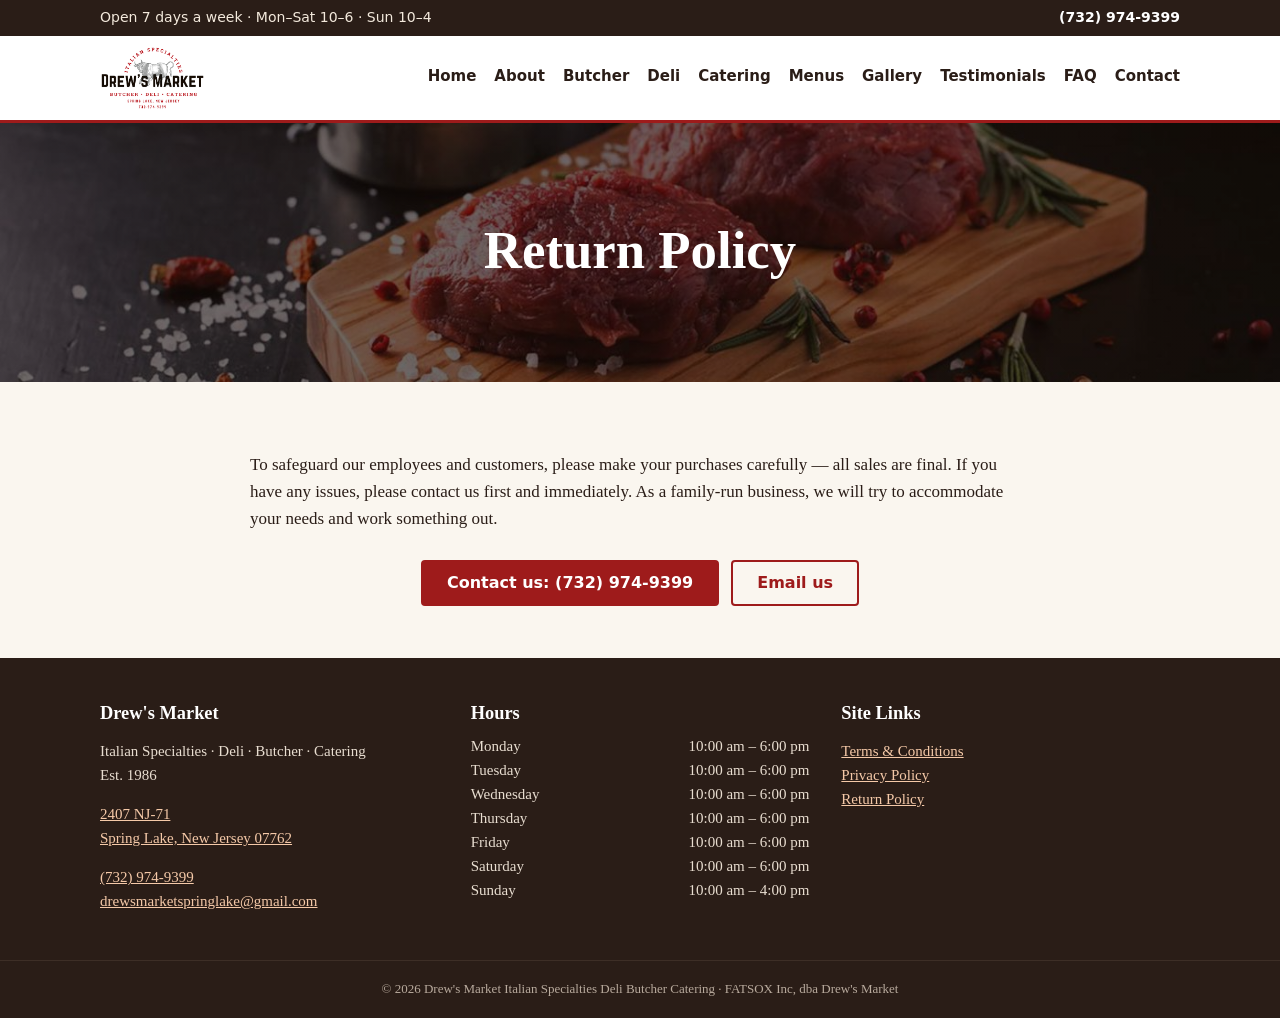
<file: site/returns.html>
<!DOCTYPE html>
<html lang="en">
<head>
<meta charset="utf-8">
<meta name="viewport" content="width=device-width, initial-scale=1">
<title>Return Policy – Drew&#x27;s Market</title>
<meta name="description" content="Drew&#x27;s Market return policy.">
<link rel="stylesheet" href="style.css">
<script type="application/ld+json">{"@context":"https://schema.org","@type":"Restaurant","name":"Drew's Market","servesCuisine":"Italian","telephone":"+17329749399","email":"drewsmarketspringlake@gmail.com","address":{"@type":"PostalAddress","streetAddress":"2407 NJ-71","addressLocality":"Spring Lake","addressRegion":"NJ","postalCode":"07762","addressCountry":"US"},"openingHours":["Mo-Sa 10:00-18:00","Su 10:00-16:00"]}</script>
</head>
<body>
<div class="topbar"><div class="wrap">
  <span>Open 7 days a week · Mon–Sat 10–6 · Sun 10–4</span>
  <a href="tel:+17329749399">(732) 974-9399</a>
</div></div>
<header class="site-header"><div class="wrap">
  <a class="brand" href="index.html"><img src="images/logo-new.png" alt="Drew&#x27;s Market" loading="lazy"></a>
  <input type="checkbox" id="navtoggle" class="navtoggle" aria-label="Menu">
  <label for="navtoggle" class="burger" aria-hidden="true"><span></span><span></span><span></span></label>
  <nav class="site-nav"><a href="index.html">Home</a><a href="about.html">About</a><a href="butcher.html">Butcher</a><a href="deli.html">Deli</a><a href="catering.html">Catering</a><a href="menus.html">Menus</a><a href="gallery.html">Gallery</a><a href="testimonials.html">Testimonials</a><a href="faq.html">FAQ</a><a href="contact.html">Contact</a></nav>
</div></header>
<main>
<section class="hero" style="background-image:linear-gradient(rgba(20,12,8,.62),rgba(20,12,8,.62)),url('images/parallax-29.jpg')"><div class="wrap"><h1>Return Policy</h1><p></p></div></section>
<section class="wrap prose"><p>To safeguard our employees and customers, please make your purchases carefully — all sales are final. If you have any issues, please contact us first and immediately. As a family-run business, we will try to accommodate your needs and work something out.</p><div class="cta-row"><a class="btn" href="tel:+17329749399">Contact us: (732) 974-9399</a><a class="btn ghost" href="mailto:drewsmarketspringlake@gmail.com">Email us</a></div></section>
</main>
<footer class="site-footer"><div class="wrap cols">
  <div>
    <h3>Drew's Market</h3>
    <p>Italian Specialties · Deli · Butcher · Catering<br>Est. 1986</p>
    <p><a href="https://www.google.com/maps/search/?api=1&query=Drew%27s+Market+2407+NJ-71+Spring+Lake+NJ+07762" target="_blank" rel="noopener">2407 NJ-71<br>Spring Lake, New Jersey 07762</a></p>
    <p><a href="tel:+17329749399">(732) 974-9399</a><br><a href="mailto:drewsmarketspringlake@gmail.com">drewsmarketspringlake@gmail.com</a></p>
  </div>
  <div>
    <h3>Hours</h3>
    <ul class="hours"><li><span>Monday</span><span>10:00 am – 6:00 pm</span></li><li><span>Tuesday</span><span>10:00 am – 6:00 pm</span></li><li><span>Wednesday</span><span>10:00 am – 6:00 pm</span></li><li><span>Thursday</span><span>10:00 am – 6:00 pm</span></li><li><span>Friday</span><span>10:00 am – 6:00 pm</span></li><li><span>Saturday</span><span>10:00 am – 6:00 pm</span></li><li><span>Sunday</span><span>10:00 am – 4:00 pm</span></li></ul>
  </div>
  <div>
    <h3>Site Links</h3>
    <p><a href="terms.html">Terms &amp; Conditions</a><br><a href="privacy.html">Privacy Policy</a><br><a href="returns.html">Return Policy</a></p>
  </div>
</div>
<div class="copy">© 2026 Drew's Market Italian Specialties Deli Butcher Catering · FATSOX Inc, dba Drew's Market</div>
</footer>
</body>
</html>
</file>
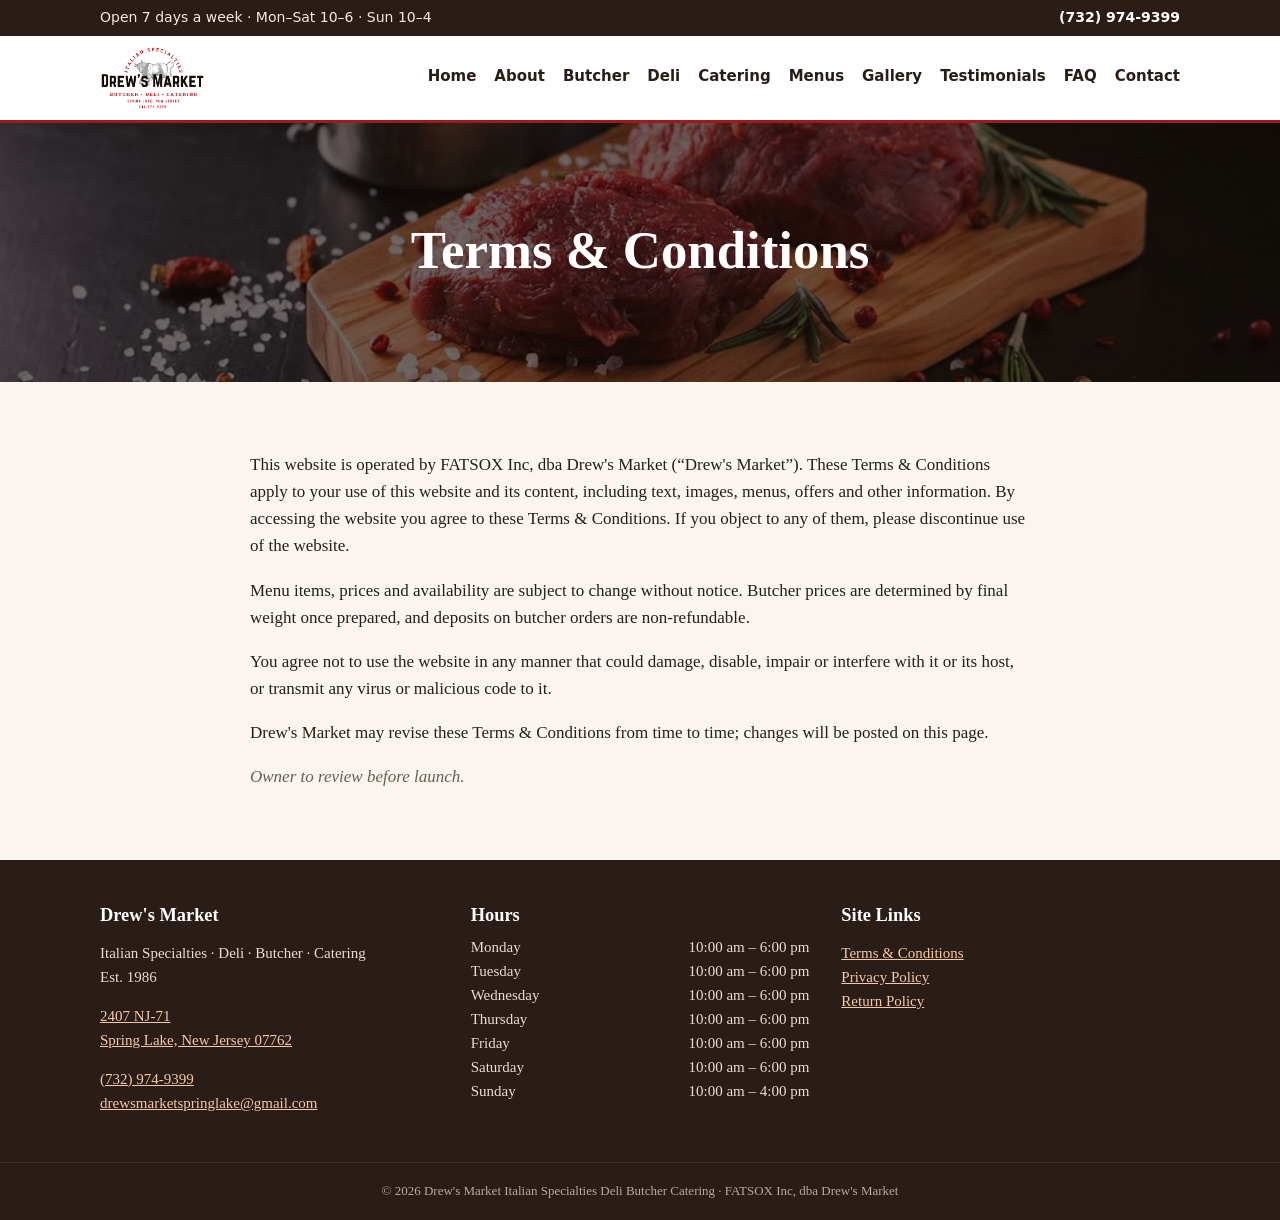
<file: site/terms.html>
<!DOCTYPE html>
<html lang="en">
<head>
<meta charset="utf-8">
<meta name="viewport" content="width=device-width, initial-scale=1">
<title>Terms &amp; Conditions – Drew&#x27;s Market</title>
<meta name="description" content="Drew&#x27;s Market website terms and conditions.">
<link rel="stylesheet" href="style.css">
<script type="application/ld+json">{"@context":"https://schema.org","@type":"Restaurant","name":"Drew's Market","servesCuisine":"Italian","telephone":"+17329749399","email":"drewsmarketspringlake@gmail.com","address":{"@type":"PostalAddress","streetAddress":"2407 NJ-71","addressLocality":"Spring Lake","addressRegion":"NJ","postalCode":"07762","addressCountry":"US"},"openingHours":["Mo-Sa 10:00-18:00","Su 10:00-16:00"]}</script>
</head>
<body>
<div class="topbar"><div class="wrap">
  <span>Open 7 days a week · Mon–Sat 10–6 · Sun 10–4</span>
  <a href="tel:+17329749399">(732) 974-9399</a>
</div></div>
<header class="site-header"><div class="wrap">
  <a class="brand" href="index.html"><img src="images/logo-new.png" alt="Drew&#x27;s Market" loading="lazy"></a>
  <input type="checkbox" id="navtoggle" class="navtoggle" aria-label="Menu">
  <label for="navtoggle" class="burger" aria-hidden="true"><span></span><span></span><span></span></label>
  <nav class="site-nav"><a href="index.html">Home</a><a href="about.html">About</a><a href="butcher.html">Butcher</a><a href="deli.html">Deli</a><a href="catering.html">Catering</a><a href="menus.html">Menus</a><a href="gallery.html">Gallery</a><a href="testimonials.html">Testimonials</a><a href="faq.html">FAQ</a><a href="contact.html">Contact</a></nav>
</div></header>
<main>
<section class="hero" style="background-image:linear-gradient(rgba(20,12,8,.62),rgba(20,12,8,.62)),url('images/parallax-29.jpg')"><div class="wrap"><h1>Terms &amp; Conditions</h1><p></p></div></section>
<section class="wrap prose">
<p>This website is operated by FATSOX Inc, dba Drew's Market (“Drew's Market”). These Terms &amp; Conditions apply to your use of this website and its content, including text, images, menus, offers and other information. By accessing the website you agree to these Terms &amp; Conditions. If you object to any of them, please discontinue use of the website.</p>
<p>Menu items, prices and availability are subject to change without notice. Butcher prices are determined by final weight once prepared, and deposits on butcher orders are non-refundable.</p>
<p>You agree not to use the website in any manner that could damage, disable, impair or interfere with it or its host, or transmit any virus or malicious code to it.</p>
<p>Drew's Market may revise these Terms &amp; Conditions from time to time; changes will be posted on this page.</p>
<p class="todo">Owner to review before launch.</p>
</section>
</main>
<footer class="site-footer"><div class="wrap cols">
  <div>
    <h3>Drew's Market</h3>
    <p>Italian Specialties · Deli · Butcher · Catering<br>Est. 1986</p>
    <p><a href="https://www.google.com/maps/search/?api=1&query=Drew%27s+Market+2407+NJ-71+Spring+Lake+NJ+07762" target="_blank" rel="noopener">2407 NJ-71<br>Spring Lake, New Jersey 07762</a></p>
    <p><a href="tel:+17329749399">(732) 974-9399</a><br><a href="mailto:drewsmarketspringlake@gmail.com">drewsmarketspringlake@gmail.com</a></p>
  </div>
  <div>
    <h3>Hours</h3>
    <ul class="hours"><li><span>Monday</span><span>10:00 am – 6:00 pm</span></li><li><span>Tuesday</span><span>10:00 am – 6:00 pm</span></li><li><span>Wednesday</span><span>10:00 am – 6:00 pm</span></li><li><span>Thursday</span><span>10:00 am – 6:00 pm</span></li><li><span>Friday</span><span>10:00 am – 6:00 pm</span></li><li><span>Saturday</span><span>10:00 am – 6:00 pm</span></li><li><span>Sunday</span><span>10:00 am – 4:00 pm</span></li></ul>
  </div>
  <div>
    <h3>Site Links</h3>
    <p><a href="terms.html">Terms &amp; Conditions</a><br><a href="privacy.html">Privacy Policy</a><br><a href="returns.html">Return Policy</a></p>
  </div>
</div>
<div class="copy">© 2026 Drew's Market Italian Specialties Deli Butcher Catering · FATSOX Inc, dba Drew's Market</div>
</footer>
</body>
</html>
</file>
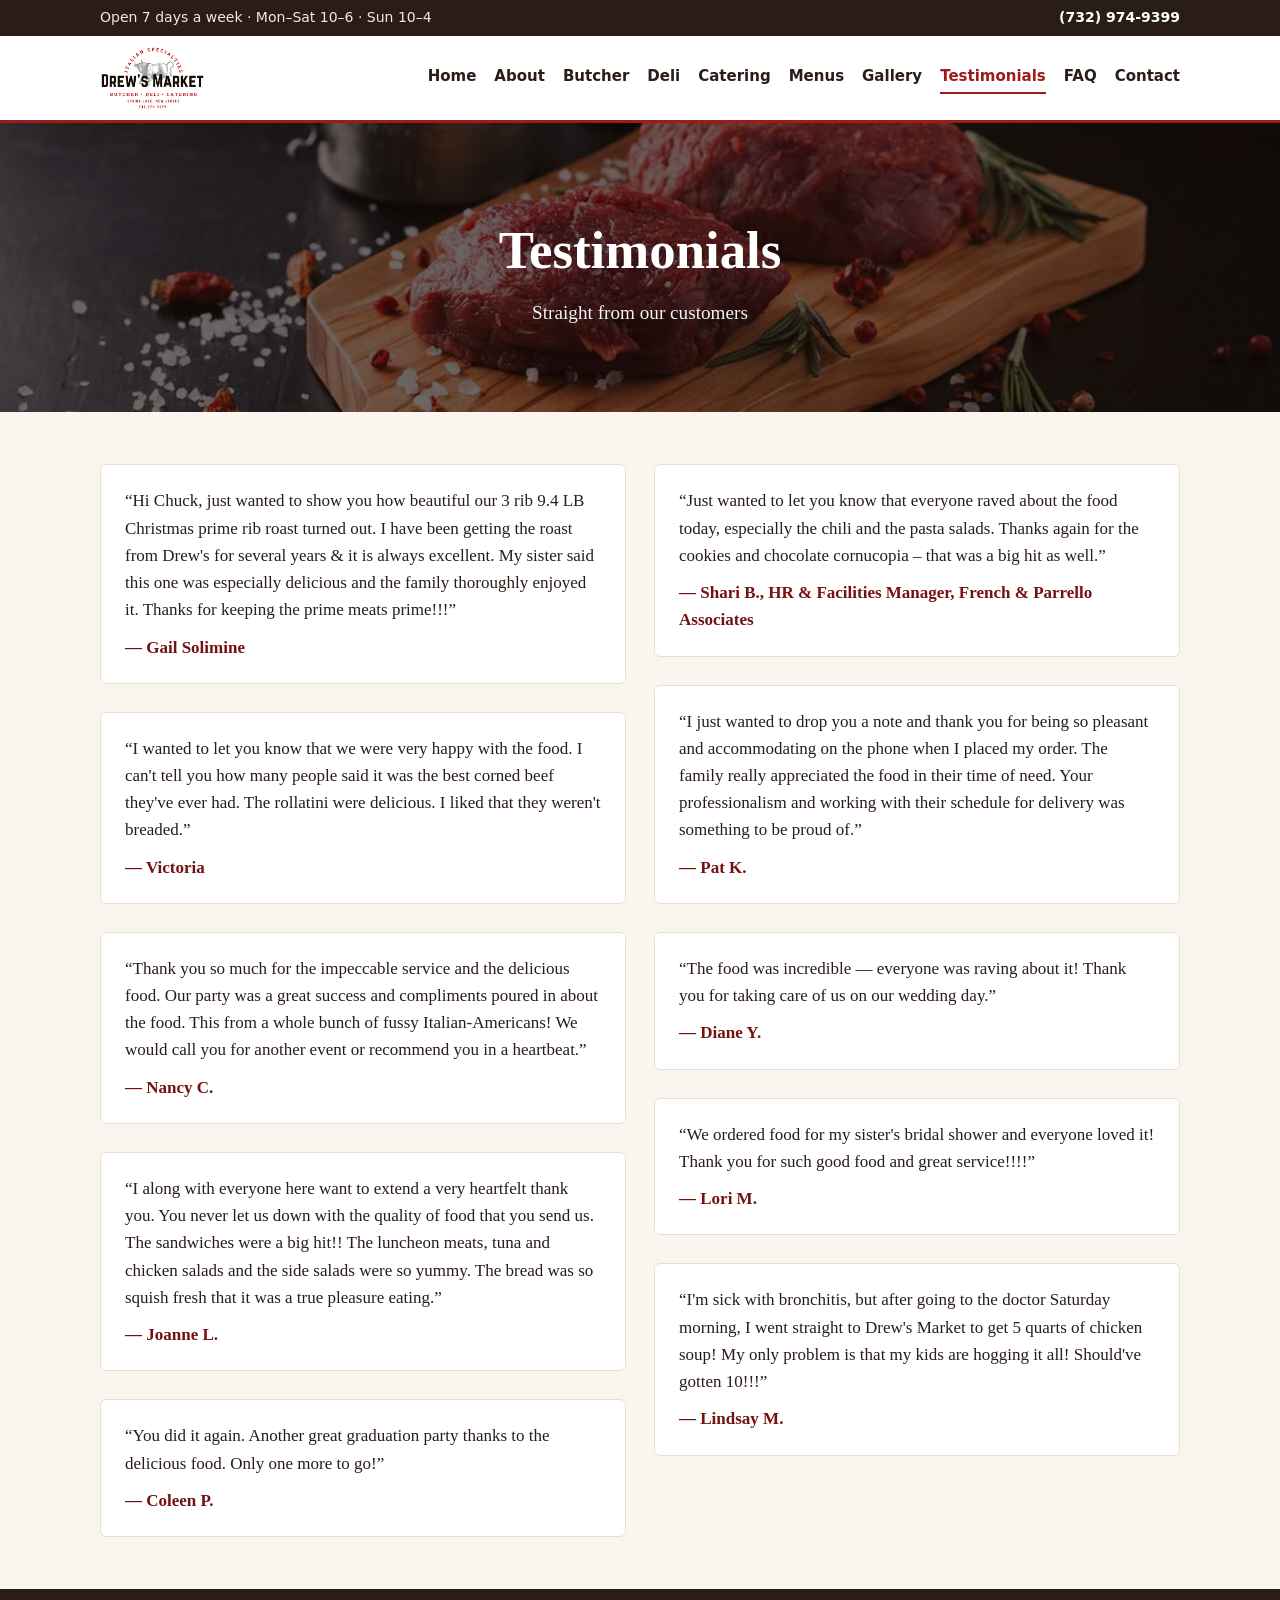
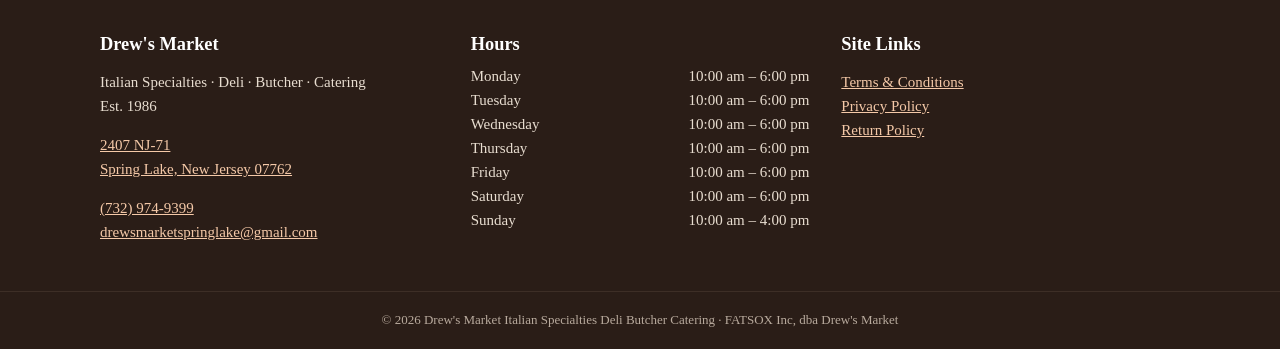
<file: site/testimonials.html>
<!DOCTYPE html>
<html lang="en">
<head>
<meta charset="utf-8">
<meta name="viewport" content="width=device-width, initial-scale=1">
<title>Testimonials – Drew&#x27;s Market</title>
<meta name="description" content="What our customers say about Drew&#x27;s Market catering, deli and butcher.">
<link rel="stylesheet" href="style.css">
<script type="application/ld+json">{"@context":"https://schema.org","@type":"Restaurant","name":"Drew's Market","servesCuisine":"Italian","telephone":"+17329749399","email":"drewsmarketspringlake@gmail.com","address":{"@type":"PostalAddress","streetAddress":"2407 NJ-71","addressLocality":"Spring Lake","addressRegion":"NJ","postalCode":"07762","addressCountry":"US"},"openingHours":["Mo-Sa 10:00-18:00","Su 10:00-16:00"]}</script>
</head>
<body>
<div class="topbar"><div class="wrap">
  <span>Open 7 days a week · Mon–Sat 10–6 · Sun 10–4</span>
  <a href="tel:+17329749399">(732) 974-9399</a>
</div></div>
<header class="site-header"><div class="wrap">
  <a class="brand" href="index.html"><img src="images/logo-new.png" alt="Drew&#x27;s Market" loading="lazy"></a>
  <input type="checkbox" id="navtoggle" class="navtoggle" aria-label="Menu">
  <label for="navtoggle" class="burger" aria-hidden="true"><span></span><span></span><span></span></label>
  <nav class="site-nav"><a href="index.html">Home</a><a href="about.html">About</a><a href="butcher.html">Butcher</a><a href="deli.html">Deli</a><a href="catering.html">Catering</a><a href="menus.html">Menus</a><a href="gallery.html">Gallery</a><a href="testimonials.html" aria-current="page">Testimonials</a><a href="faq.html">FAQ</a><a href="contact.html">Contact</a></nav>
</div></header>
<main>
<section class="hero" style="background-image:linear-gradient(rgba(20,12,8,.62),rgba(20,12,8,.62)),url('images/parallax-29.jpg')"><div class="wrap"><h1>Testimonials</h1><p>Straight from our customers</p></div></section><section class="wrap quotes"><blockquote><p>“Hi Chuck, just wanted to show you how beautiful our 3 rib 9.4 LB Christmas prime rib roast turned out. I have been getting the roast from Drew&#x27;s for several years &amp; it is always excellent. My sister said this one was especially delicious and the family thoroughly enjoyed it. Thanks for keeping the prime meats prime!!!”</p><cite>— Gail Solimine</cite></blockquote><blockquote><p>“I wanted to let you know that we were very happy with the food. I can&#x27;t tell you how many people said it was the best corned beef they&#x27;ve ever had. The rollatini were delicious. I liked that they weren&#x27;t breaded.”</p><cite>— Victoria</cite></blockquote><blockquote><p>“Thank you so much for the impeccable service and the delicious food. Our party was a great success and compliments poured in about the food. This from a whole bunch of fussy Italian-Americans! We would call you for another event or recommend you in a heartbeat.”</p><cite>— Nancy C.</cite></blockquote><blockquote><p>“I along with everyone here want to extend a very heartfelt thank you. You never let us down with the quality of food that you send us. The sandwiches were a big hit!! The luncheon meats, tuna and chicken salads and the side salads were so yummy. The bread was so squish fresh that it was a true pleasure eating.”</p><cite>— Joanne L.</cite></blockquote><blockquote><p>“You did it again. Another great graduation party thanks to the delicious food. Only one more to go!”</p><cite>— Coleen P.</cite></blockquote><blockquote><p>“Just wanted to let you know that everyone raved about the food today, especially the chili and the pasta salads. Thanks again for the cookies and chocolate cornucopia – that was a big hit as well.”</p><cite>— Shari B., HR &amp; Facilities Manager, French &amp; Parrello Associates</cite></blockquote><blockquote><p>“I just wanted to drop you a note and thank you for being so pleasant and accommodating on the phone when I placed my order. The family really appreciated the food in their time of need. Your professionalism and working with their schedule for delivery was something to be proud of.”</p><cite>— Pat K.</cite></blockquote><blockquote><p>“The food was incredible — everyone was raving about it! Thank you for taking care of us on our wedding day.”</p><cite>— Diane Y.</cite></blockquote><blockquote><p>“We ordered food for my sister&#x27;s bridal shower and everyone loved it! Thank you for such good food and great service!!!!”</p><cite>— Lori M.</cite></blockquote><blockquote><p>“I&#x27;m sick with bronchitis, but after going to the doctor Saturday morning, I went straight to Drew&#x27;s Market to get 5 quarts of chicken soup! My only problem is that my kids are hogging it all! Should&#x27;ve gotten 10!!!”</p><cite>— Lindsay M.</cite></blockquote></section>
</main>
<footer class="site-footer"><div class="wrap cols">
  <div>
    <h3>Drew's Market</h3>
    <p>Italian Specialties · Deli · Butcher · Catering<br>Est. 1986</p>
    <p><a href="https://www.google.com/maps/search/?api=1&query=Drew%27s+Market+2407+NJ-71+Spring+Lake+NJ+07762" target="_blank" rel="noopener">2407 NJ-71<br>Spring Lake, New Jersey 07762</a></p>
    <p><a href="tel:+17329749399">(732) 974-9399</a><br><a href="mailto:drewsmarketspringlake@gmail.com">drewsmarketspringlake@gmail.com</a></p>
  </div>
  <div>
    <h3>Hours</h3>
    <ul class="hours"><li><span>Monday</span><span>10:00 am – 6:00 pm</span></li><li><span>Tuesday</span><span>10:00 am – 6:00 pm</span></li><li><span>Wednesday</span><span>10:00 am – 6:00 pm</span></li><li><span>Thursday</span><span>10:00 am – 6:00 pm</span></li><li><span>Friday</span><span>10:00 am – 6:00 pm</span></li><li><span>Saturday</span><span>10:00 am – 6:00 pm</span></li><li><span>Sunday</span><span>10:00 am – 4:00 pm</span></li></ul>
  </div>
  <div>
    <h3>Site Links</h3>
    <p><a href="terms.html">Terms &amp; Conditions</a><br><a href="privacy.html">Privacy Policy</a><br><a href="returns.html">Return Policy</a></p>
  </div>
</div>
<div class="copy">© 2026 Drew's Market Italian Specialties Deli Butcher Catering · FATSOX Inc, dba Drew's Market</div>
</footer>
</body>
</html>
</file>
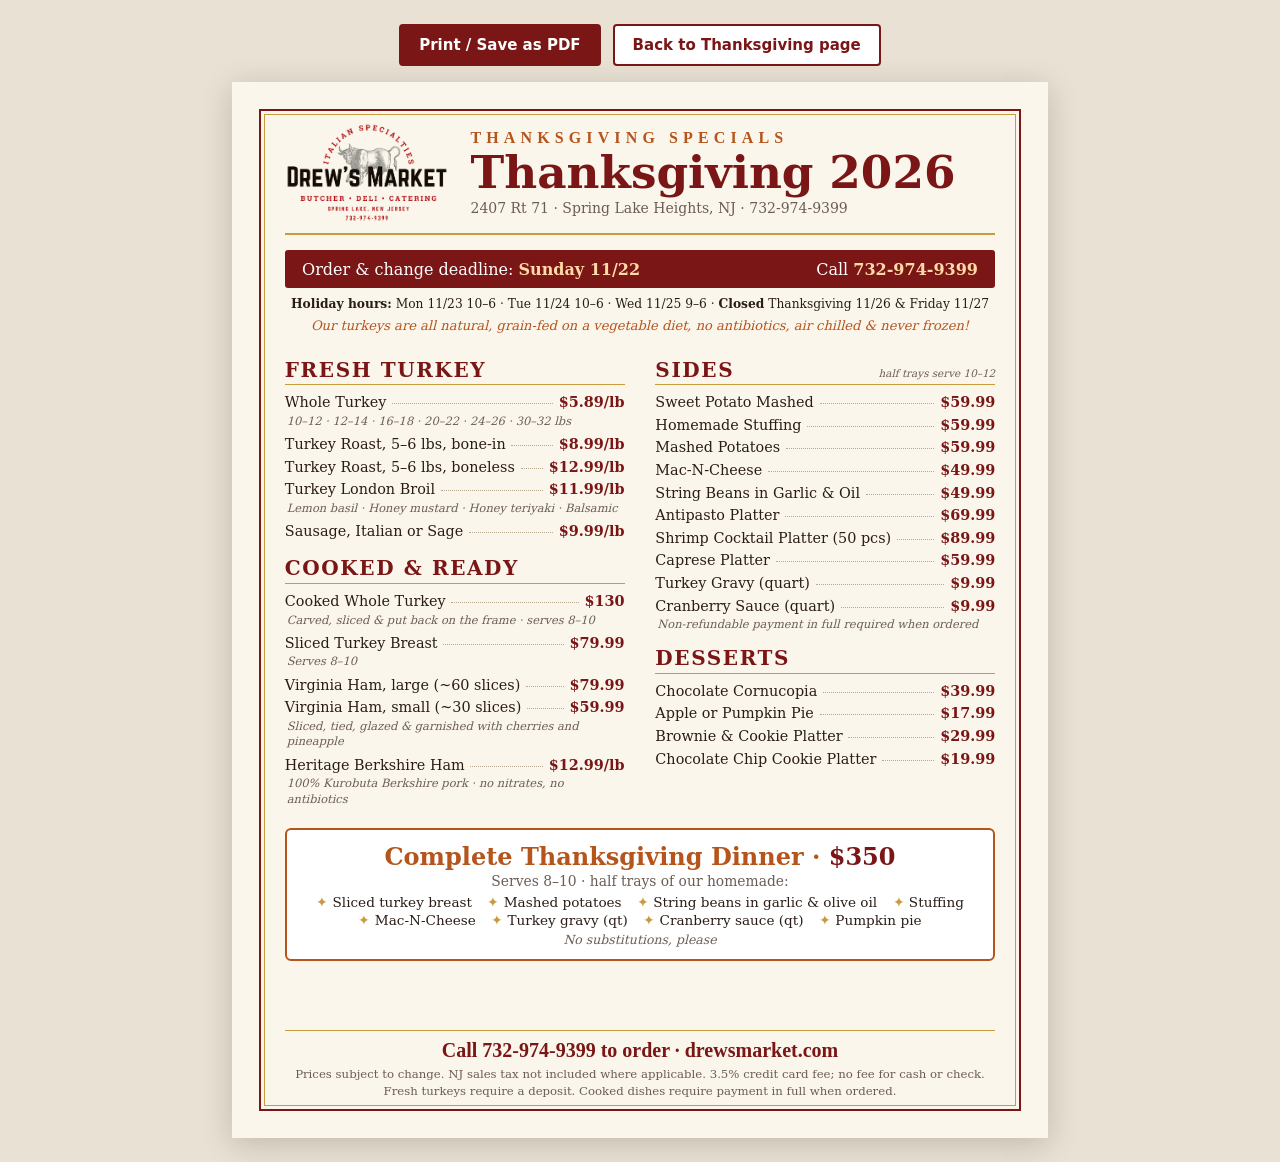
<file: site/thanksgiving-menu.html>
<!DOCTYPE html>
<html lang="en"><head><meta charset="utf-8">
<meta name="viewport" content="width=device-width, initial-scale=1">
<title>Drew's Market – Thanksgiving 2026 Menu</title>
<style>
@page{size:letter;margin:0}
*{box-sizing:border-box;margin:0;padding:0}
:root{--burg:#7a1616;--rust:#b5541b;--gold:#c89b3c;--ink:#2a1d17;--cream:#fbf6ec;--muted:#6b5d55}
html,body{width:8.5in;height:11in}
body{background:var(--cream);color:var(--ink);font-family:Georgia,"DejaVu Serif",serif;position:relative;overflow:hidden}
.frame{position:absolute;inset:.28in;border:2px solid var(--burg);outline:1px solid var(--gold);outline-offset:-6px}
.page{position:absolute;inset:.42in .55in .4in;display:flex;flex-direction:column}
header{display:flex;align-items:center;gap:.22in;border-bottom:2px solid var(--gold);padding-bottom:.1in}
header img{height:1.05in;mix-blend-mode:multiply}
.ht{flex:1}
.kicker{font:700 12pt/1 Georgia,serif;letter-spacing:.32em;color:var(--rust);text-transform:uppercase}
h1{font-size:34pt;white-space:nowrap;line-height:1.05;color:var(--burg);font-weight:700;margin:.04in 0 .03in}
.addr{font-size:10.5pt;color:var(--muted)}
.bar{display:flex;justify-content:space-between;align-items:center;background:var(--burg);color:#fff;padding:.1in .18in;margin:.16in 0 .08in;border-radius:3px;font-size:12pt}
.bar b{color:#ffd9a8}
.hours{font-size:9.2pt;text-align:center;color:var(--ink);margin-bottom:.03in}
.promise{font-style:italic;text-align:center;font-size:9.8pt;color:var(--rust);margin:.04in 0 .12in}
.cols{display:grid;grid-template-columns:1fr 1fr;gap:.32in}
h2{font-size:15pt;color:var(--burg);text-transform:uppercase;letter-spacing:.08em;border-bottom:1px solid var(--gold);padding-bottom:.03in;margin:.14in 0 .06in;display:flex;justify-content:space-between;align-items:baseline}
h2 small{font-size:7.8pt;letter-spacing:0;text-transform:none;color:var(--muted);font-style:italic;font-weight:400}
.item{display:flex;align-items:baseline;font-size:10.8pt;line-height:1.5}
.item .n{white-space:nowrap}
.item .dots{flex:1;border-bottom:1px dotted #b9a892;margin:0 .06in;transform:translateY(-3px)}
.item .p{font-weight:700;white-space:nowrap;color:var(--burg)}
.sub{font-size:8.6pt;color:var(--muted);font-style:italic;line-height:1.35;margin:0 0 .04in .02in}
.dinner{margin-top:.18in;border:2px solid var(--rust);background:#fff;border-radius:6px;padding:.12in .2in;text-align:center}
.dinner .t{font-size:18pt;color:var(--rust);font-weight:700}
.dinner .t span{color:var(--burg)}
.dinner .s{font-size:10.4pt;color:var(--muted);margin:.02in 0 .05in}
.dinner ul{list-style:none;display:flex;flex-wrap:wrap;justify-content:center;gap:.03in .16in;font-size:10.2pt}
.dinner li:before{content:"✦ ";color:var(--gold)}
.dinner .ns{font-style:italic;font-size:9.4pt;color:var(--muted);margin-top:.04in}
footer{margin-top:auto;text-align:center;font-size:8.8pt;color:var(--muted);line-height:1.45;border-top:1px solid var(--gold);padding-top:.06in}
footer .call{font:700 15pt/1.3 Georgia,serif;color:var(--burg);margin-bottom:.03in}
@media screen{html,body{width:auto;height:auto;overflow:auto}body{background:#e9e1d3;padding:24px 0}
.sheet{position:relative;width:8.5in;height:11in;margin:0 auto;background:var(--cream);box-shadow:0 6px 30px rgba(0,0,0,.18)}
.tools{text-align:center;margin:0 0 16px;font:600 15px system-ui,sans-serif}
.tools a,.tools button{display:inline-block;margin:0 6px;padding:10px 18px;border-radius:4px;border:2px solid var(--burg);background:var(--burg);color:#fff;text-decoration:none;cursor:pointer;font:inherit}
.tools a{background:#fff;color:var(--burg)}}
@media print{.tools{display:none}.sheet{position:relative;width:8.5in;height:11in}}
@media screen and (max-width:850px){.sheet{transform:scale(calc(100vw / 8.7in));transform-origin:top left;margin:0}}
</style></head>
<body>
<div class="tools"><button onclick="window.print()">Print / Save as PDF</button><a href="thanksgiving.html">Back to Thanksgiving page</a></div>
<div class="sheet">
<div class="frame"></div>
<div class="page">
<header>
  <img src="images/logo-new.png" alt="Drew's Market">
  <div class="ht">
    <div class="kicker">Thanksgiving Specials</div>
    <h1>Thanksgiving 2026</h1>
    <div class="addr">2407 Rt 71 · Spring Lake Heights, NJ · 732-974-9399</div>
  </div>
</header>

<div class="bar"><span>Order &amp; change deadline: <b>Sunday 11/22</b></span><span>Call <b>732-974-9399</b></span></div>
<div class="hours"><b>Holiday hours:</b> Mon 11/23 10–6 · Tue 11/24 10–6 · Wed 11/25 9–6 · <b>Closed</b> Thanksgiving 11/26 &amp; Friday 11/27</div>
<div class="promise">Our turkeys are all natural, grain-fed on a vegetable diet, no antibiotics, air chilled &amp; never frozen!</div>

<div class="cols">
 <div>
  <h2>Fresh Turkey</h2>
  <div class="item"><span class="n">Whole Turkey</span><span class="dots"></span><span class="p">$5.89/lb</span></div>
  <div class="sub">10–12 · 12–14 · 16–18 · 20–22 · 24–26 · 30–32 lbs</div>
  <div class="item"><span class="n">Turkey Roast, 5–6 lbs, bone-in</span><span class="dots"></span><span class="p">$8.99/lb</span></div>
  <div class="item"><span class="n">Turkey Roast, 5–6 lbs, boneless</span><span class="dots"></span><span class="p">$12.99/lb</span></div>
  <div class="item"><span class="n">Turkey London Broil</span><span class="dots"></span><span class="p">$11.99/lb</span></div>
  <div class="sub">Lemon basil · Honey mustard · Honey teriyaki · Balsamic</div>
  <div class="item"><span class="n">Sausage, Italian or Sage</span><span class="dots"></span><span class="p">$9.99/lb</span></div>

  <h2>Cooked &amp; Ready</h2>
  <div class="item"><span class="n">Cooked Whole Turkey</span><span class="dots"></span><span class="p">$130</span></div>
  <div class="sub">Carved, sliced &amp; put back on the frame · serves 8–10</div>
  <div class="item"><span class="n">Sliced Turkey Breast</span><span class="dots"></span><span class="p">$79.99</span></div>
  <div class="sub">Serves 8–10</div>
  <div class="item"><span class="n">Virginia Ham, large (~60 slices)</span><span class="dots"></span><span class="p">$79.99</span></div>
  <div class="item"><span class="n">Virginia Ham, small (~30 slices)</span><span class="dots"></span><span class="p">$59.99</span></div>
  <div class="sub">Sliced, tied, glazed &amp; garnished with cherries and pineapple</div>
  <div class="item"><span class="n">Heritage Berkshire Ham</span><span class="dots"></span><span class="p">$12.99/lb</span></div>
  <div class="sub">100% Kurobuta Berkshire pork · no nitrates, no antibiotics</div>
 </div>
 <div>
  <h2>Sides <small>half trays serve 10–12</small></h2>
  <div class="item"><span class="n">Sweet Potato Mashed</span><span class="dots"></span><span class="p">$59.99</span></div>
  <div class="item"><span class="n">Homemade Stuffing</span><span class="dots"></span><span class="p">$59.99</span></div>
  <div class="item"><span class="n">Mashed Potatoes</span><span class="dots"></span><span class="p">$59.99</span></div>
  <div class="item"><span class="n">Mac-N-Cheese</span><span class="dots"></span><span class="p">$49.99</span></div>
  <div class="item"><span class="n">String Beans in Garlic &amp; Oil</span><span class="dots"></span><span class="p">$49.99</span></div>
  <div class="item"><span class="n">Antipasto Platter</span><span class="dots"></span><span class="p">$69.99</span></div>
  <div class="item"><span class="n">Shrimp Cocktail Platter (50 pcs)</span><span class="dots"></span><span class="p">$89.99</span></div>
  <div class="item"><span class="n">Caprese Platter</span><span class="dots"></span><span class="p">$59.99</span></div>
  <div class="item"><span class="n">Turkey Gravy (quart)</span><span class="dots"></span><span class="p">$9.99</span></div>
  <div class="item"><span class="n">Cranberry Sauce (quart)</span><span class="dots"></span><span class="p">$9.99</span></div>
  <div class="sub">Non-refundable payment in full required when ordered</div>

  <h2>Desserts</h2>
  <div class="item"><span class="n">Chocolate Cornucopia</span><span class="dots"></span><span class="p">$39.99</span></div>
  <div class="item"><span class="n">Apple or Pumpkin Pie</span><span class="dots"></span><span class="p">$17.99</span></div>
  <div class="item"><span class="n">Brownie &amp; Cookie Platter</span><span class="dots"></span><span class="p">$29.99</span></div>
  <div class="item"><span class="n">Chocolate Chip Cookie Platter</span><span class="dots"></span><span class="p">$19.99</span></div>
 </div>
</div>

<div class="dinner">
  <div class="t">Complete Thanksgiving Dinner · <span>$350</span></div>
  <div class="s">Serves 8–10 · half trays of our homemade:</div>
  <ul><li>Sliced turkey breast</li><li>Mashed potatoes</li><li>String beans in garlic &amp; olive oil</li><li>Stuffing</li><li>Mac-N-Cheese</li><li>Turkey gravy (qt)</li><li>Cranberry sauce (qt)</li><li>Pumpkin pie</li></ul>
  <div class="ns">No substitutions, please</div>
</div>

<footer>
  <div class="call">Call 732-974-9399 to order · drewsmarket.com</div>
  Prices subject to change. NJ sales tax not included where applicable. 3.5% credit card fee; no fee for cash or check.<br>
  Fresh turkeys require a deposit. Cooked dishes require payment in full when ordered.
</footer>
</div>
</div>
</body></html>
</file>
<file: site/style.css>
:root{--red:#9e1b1b;--red-d:#741212;--cream:#faf6ef;--ink:#2a1d17;--muted:#6b5d55;--olive:#556b2f;--line:#e8dfd2;--max:1120px}
*{box-sizing:border-box}
html{scroll-behavior:smooth}
body{margin:0;font:17px/1.6 Georgia,"Times New Roman",serif;color:var(--ink);background:var(--cream)}
h1,h2,h3{font-family:"Playfair Display",Georgia,serif;line-height:1.2;margin:0 0 .5em}
h2{font-size:1.7rem;color:var(--red-d)}
h3{font-size:1.15rem;margin-top:1.2em}
a{color:var(--red)}
img{max-width:100%;display:block}
.wrap{max-width:var(--max);margin:0 auto;padding:0 20px}

.topbar{background:var(--ink);color:#f3e9dc;font:14px/1.4 system-ui,sans-serif}
.topbar .wrap{display:flex;justify-content:space-between;gap:12px;padding:8px 20px;flex-wrap:wrap}
.topbar a{color:#fff;text-decoration:none;font-weight:600}

.site-header{background:#fff;border-bottom:3px solid var(--red);position:sticky;top:0;z-index:10}
.site-header .wrap{display:flex;align-items:center;justify-content:space-between;padding:10px 20px}
.brand img{height:64px;width:auto}
.site-nav{display:flex;flex-wrap:wrap;gap:4px 18px;font:600 15px/1 system-ui,sans-serif}
.site-nav a{color:var(--ink);text-decoration:none;padding:8px 0;border-bottom:2px solid transparent}
.site-nav a:hover,.site-nav a[aria-current]{color:var(--red);border-color:var(--red)}
.navtoggle,.burger{display:none}

.hero{background-size:cover;background-position:center;color:#fff;text-align:center;padding:96px 0 84px}
.hero h1{font-size:clamp(2rem,5vw,3.3rem);margin-bottom:.3em}
.hero p{font-size:1.2rem;max-width:720px;margin:0 auto;opacity:.95}

section{padding:52px 0}
section.wrap{padding:52px 20px}
.lead{font-size:1.25rem;text-align:center;max-width:780px;margin:0 auto 1.4em}
.intro{text-align:center}
.band{background:#fff;border-top:1px solid var(--line);border-bottom:1px solid var(--line)}

.btn{display:inline-block;background:var(--red);color:#fff;text-decoration:none;padding:13px 24px;border-radius:4px;font:600 16px/1 system-ui,sans-serif;border:2px solid var(--red)}
.btn:hover{background:var(--red-d);border-color:var(--red-d)}
.btn.ghost{background:transparent;color:var(--red)}
.btn.ghost:hover{background:var(--red);color:#fff}
.cta-row{display:flex;gap:12px;justify-content:center;flex-wrap:wrap;margin-top:28px}

.cards{display:grid;grid-template-columns:repeat(auto-fit,minmax(240px,1fr));gap:24px}
.card{background:#fff;border:1px solid var(--line);border-radius:6px;overflow:hidden;color:inherit;text-decoration:none;padding-bottom:16px;transition:transform .15s,box-shadow .15s}
a.card:hover{transform:translateY(-3px);box-shadow:0 8px 24px rgba(0,0,0,.08)}
.card img{width:100%;height:210px;object-fit:cover}
.card h2,.card p{padding:0 18px}
.card h2{margin-top:16px}
.cards.small{margin-top:32px;grid-template-columns:repeat(auto-fit,minmax(180px,1fr))}
.cards.small img{width:100%;height:180px;object-fit:cover;border-radius:6px}
div.card{padding:22px 0}

.split{display:grid;grid-template-columns:1fr 1fr;gap:44px;align-items:center}
.stack{display:grid;gap:16px}
.rounded{border-radius:8px;width:100%;object-fit:cover}
.cols3{display:grid;grid-template-columns:repeat(3,1fr);gap:32px;margin-top:20px}

.list{padding-left:1.1em;margin:0}
.list li{margin:.15em 0}
.chips{list-style:none;padding:0;display:flex;flex-wrap:wrap;gap:8px}
.chips li{background:var(--olive);color:#fff;padding:4px 14px;border-radius:999px;font:600 14px/1.6 system-ui,sans-serif}
.price{list-style:none;padding:0;margin:0}
.price li{display:flex;justify-content:space-between;gap:12px;border-bottom:1px dotted var(--line);padding:7px 0}
.price li span:last-child{font-weight:700;white-space:nowrap}
.note{background:#fff;border-left:4px solid var(--red);padding:14px 18px;margin-top:32px;color:var(--muted)}
.todo{color:var(--muted);font-style:italic}

.gallery{display:grid;grid-template-columns:repeat(auto-fill,minmax(230px,1fr));gap:14px}
.gallery img{width:100%;height:230px;object-fit:cover;border-radius:6px}
.quotes{columns:2 340px;column-gap:28px}
blockquote{break-inside:avoid;background:#fff;border:1px solid var(--line);border-radius:6px;margin:0 0 28px;padding:22px 24px}
blockquote p{margin:0 0 .6em}
cite{color:var(--red-d);font-style:normal;font-weight:700}
.faq details{background:#fff;border:1px solid var(--line);border-radius:6px;margin-bottom:12px;padding:14px 20px}
.faq summary{cursor:pointer;font-weight:700}
.prose{max-width:820px}
.hours{list-style:none;padding:0;margin:0}
.hours li{display:flex;justify-content:space-between;gap:16px}
.hours.big li{border-bottom:1px dotted var(--line);padding:8px 0}

.site-footer{background:var(--ink);color:#e8ddd0;padding:44px 0 0;font-size:15px}
.site-footer h3{color:#fff;margin-top:0}
.site-footer a{color:#f5c9a8}
.site-footer .cols{display:grid;grid-template-columns:repeat(3,1fr);gap:32px}
.copy{text-align:center;padding:18px;margin-top:32px;border-top:1px solid #3d2e26;font-size:13px;color:#b8aa9d}

@media (max-width:860px){
  .burger{display:flex;flex-direction:column;gap:5px;cursor:pointer;padding:8px}
  .burger span{width:26px;height:3px;background:var(--ink);border-radius:2px}
  .site-nav{display:none;position:absolute;top:100%;left:0;right:0;background:#fff;flex-direction:column;padding:8px 20px 16px;border-bottom:3px solid var(--red)}
  .navtoggle:checked ~ .site-nav{display:flex}
  .site-header .wrap{position:relative}
  .split,.cols3,.site-footer .cols{grid-template-columns:1fr}
  .brand img{height:50px}
}
</file>
